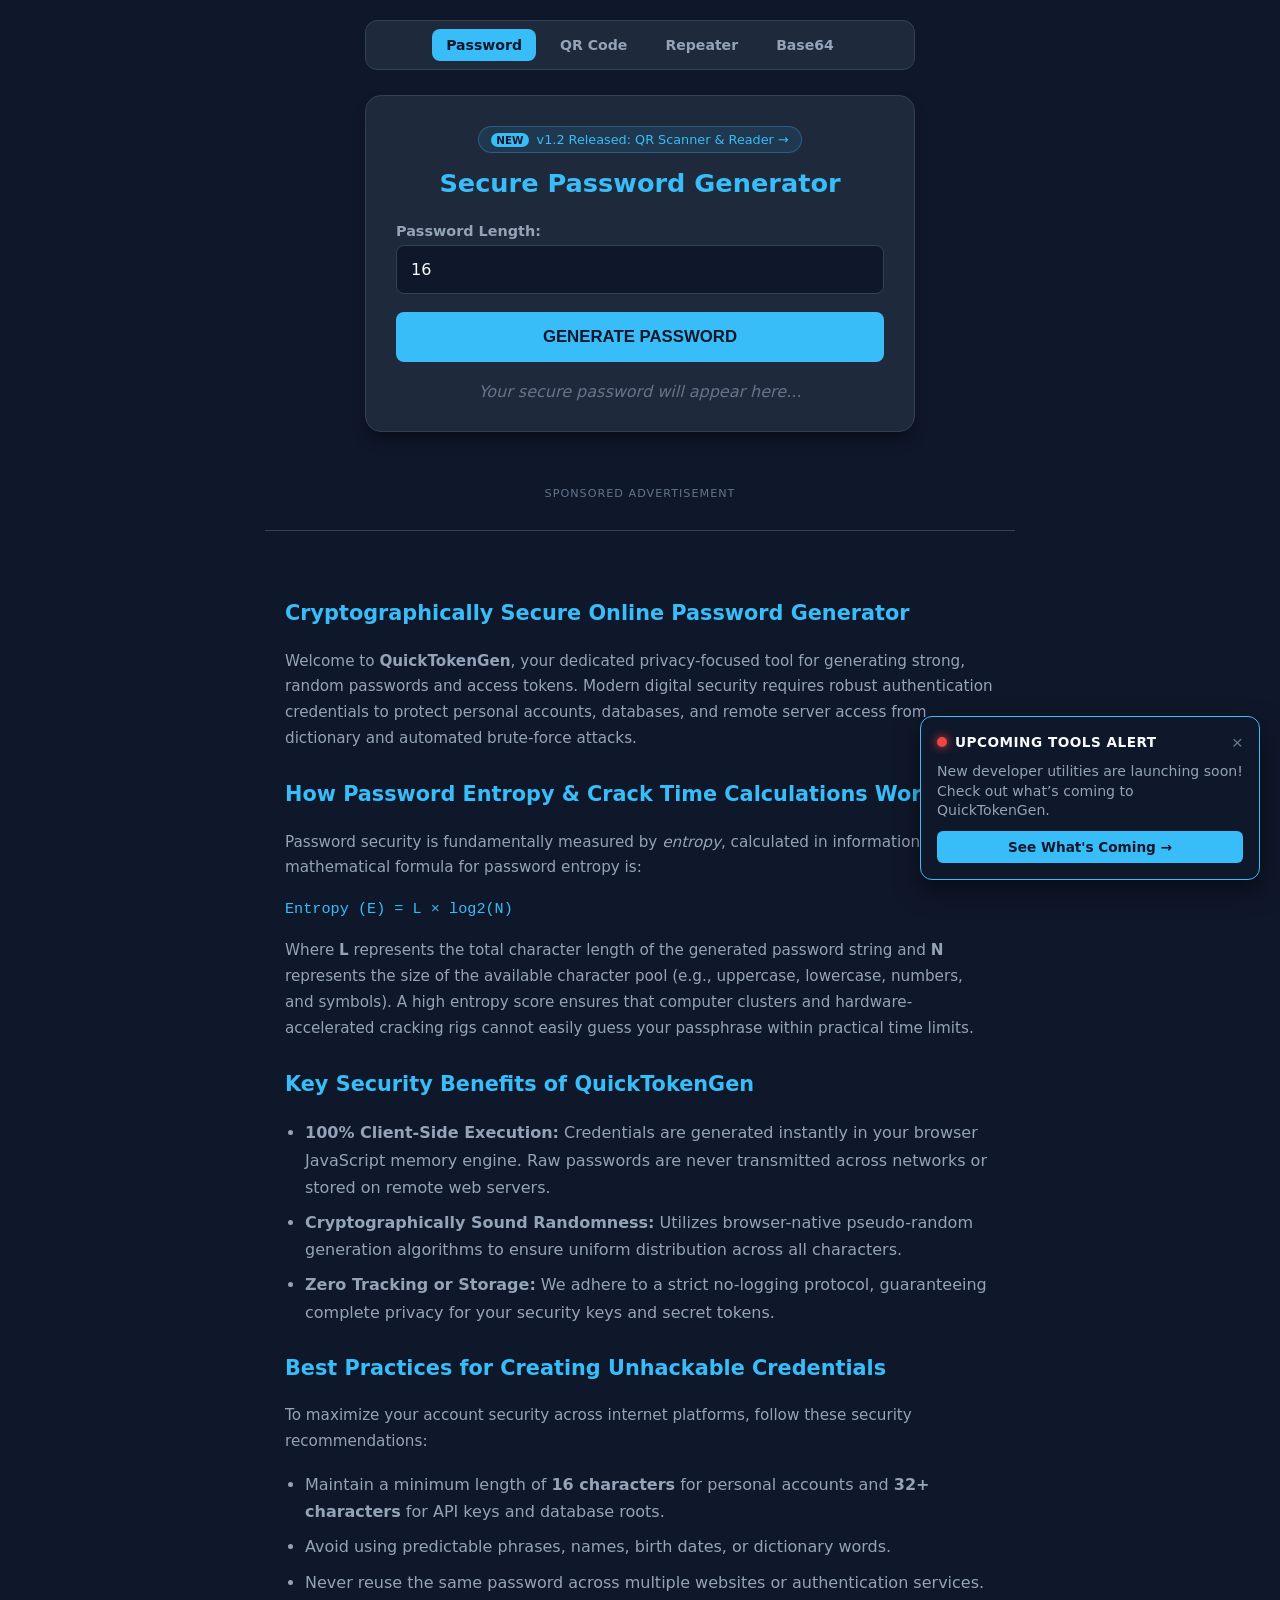
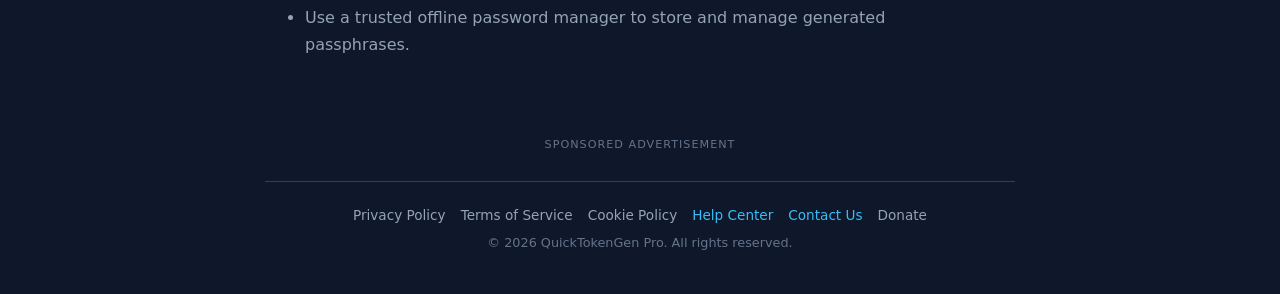
<file: index.html>
<!DOCTYPE html>
<html lang="en">
<head>
    <meta charset="UTF-8">
    <meta name="viewport" content="width=device-width, initial-scale=1.0">
    <title>QuickTokenGen Pro | Secure Password Generator & Developer Utilities</title>

<!-- Google tag (gtag.js) -->
  <script async src="https://www.googletagmanager.com/gtag/js?id=G-EG0381S98K"></script>
  <script>
    window.dataLayer = window.dataLayer || [];
    function gtag(){dataLayer.push(arguments);}
    gtag('js', new Date());
    gtag('config', 'G-EG0381S98K');

  // Track PWA Installs
  window.addEventListener('appinstalled', () => {
    if (typeof gtag === 'function') {
      gtag('event', 'pwa_install', {
        event_category: 'PWA',
        event_label: 'QuickTokenGen Installed'
      });
    }
  });
</script>

    <meta name="description" content="Generate high-entropy secure random passwords with live strength checks and estimated crack time calculations. Free, zero-logging client-side developer utility.">
    <link rel="stylesheet" href="./style.css">
    <link rel="icon" type="image/x-icon" href="./favicon.ico">
    <link rel="manifest" href="/manifest.json">
</head>
<body>

    <nav class="navbar">
        <a href="./" class="nav-link active">Password</a>
        <a href="./qr-code/" class="nav-link">QR Code</a>
        <a href="./text-repeater/" class="nav-link">Repeater</a>
        <a href="./base64/" class="nav-link">Base64</a>
    </nav>

    <div class="container">
        <!-- WHAT'S NEW ANNOUNCEMENT BANNER -->
        <div style="text-align: center; margin-bottom: 15px;">
            <a href="./whats-new/" style="display: inline-flex; align-items: center; gap: 8px; background: rgba(56, 189, 248, 0.1); border: 1px solid rgba(56, 189, 248, 0.3); color: #38bdf8; padding: 5px 12px; border-radius: 20px; text-decoration: none; font-size: 0.8rem; font-weight: 500;">
                <span style="background: #38bdf8; color: #0f172a; padding: 1px 5px; border-radius: 8px; font-size: 0.65rem; font-weight: bold;">NEW</span>
                <span>v1.2 Released: QR Scanner & Reader &rarr;</span>
            </a>
        </div>

        <h1>Secure Password Generator</h1>
        
        <label for="password-length">Password Length:</label>
        <input type="number" id="password-length" min="6" max="100" value="16">
        
        <button class="action-btn" onclick="generatePassword()">Generate Password</button>

        <div id="password-wrapper" style="display: none; margin-top: 20px; text-align: left;">
            <div id="password-meta">
                <div style="display:flex; align-items:center; gap: 8px;">
                    <span id="strength-meter">Weak</span>
                    <div id="strength-bar"><div id="strength-fill"></div></div>
                </div>
                <button class="copy-btn" id="pass-copy-btn" onclick="copyPasswordText()">Copy</button>
            </div>
            <div class="box"><span id="actual-pass"></span></div>
            <div style="text-align: right; color: #94a3b8; font-size: 0.85rem;">Crack Time: <strong id="crack-time" style="color:#e2e8f0;">0 seconds</strong></div>
        </div>
        
        <div id="pass-placeholder" style="color: #64748b; font-style: italic; margin-top: 20px;">Your secure password will appear here...</div>
    </div>

    <!-- ADSTERRA BANNER SLOT 1 -->
    <div style="text-align: center; margin: 25px 0;">
        <div style="color: #64748b; font-size: 0.7rem; text-transform: uppercase; letter-spacing: 1px; margin-bottom: 5px;">Sponsored Advertisement</div>
        <script type="text/javascript">
            atOptions = {
                'key' : 'f768a536f57ebf9f73b1bb8dd6e3d49c',
                'format' : 'iframe',
                'height' : 50,
                'width' : 320,
                'params' : {}
            };
        </script>
        <script type="text/javascript" src="https://bauval.org/22/f768a536f57ebf9f73b1bb8dd6e3d49c"></script>
    </div>

    <div class="seo-section">
        <h2>Cryptographically Secure Online Password Generator</h2>
        <p>Welcome to <strong>QuickTokenGen</strong>, your dedicated privacy-focused tool for generating strong, random passwords and access tokens. Modern digital security requires robust authentication credentials to protect personal accounts, databases, and remote server access from dictionary and automated brute-force attacks.</p>

        <h2>How Password Entropy & Crack Time Calculations Work</h2>
        <p>Password security is fundamentally measured by <em>entropy</em>, calculated in information bits. The mathematical formula for password entropy is:</p>
        <p><code style="color: #38bdf8;">Entropy (E) = L × log2(N)</code></p>
        <p>Where <strong>L</strong> represents the total character length of the generated password string and <strong>N</strong> represents the size of the available character pool (e.g., uppercase, lowercase, numbers, and symbols). A high entropy score ensures that computer clusters and hardware-accelerated cracking rigs cannot easily guess your passphrase within practical time limits.</p>

        <h2>Key Security Benefits of QuickTokenGen</h2>
        <ul>
            <li><strong>100% Client-Side Execution:</strong> Credentials are generated instantly in your browser JavaScript memory engine. Raw passwords are never transmitted across networks or stored on remote web servers.</li>
            <li><strong>Cryptographically Sound Randomness:</strong> Utilizes browser-native pseudo-random generation algorithms to ensure uniform distribution across all characters.</li>
            <li><strong>Zero Tracking or Storage:</strong> We adhere to a strict no-logging protocol, guaranteeing complete privacy for your security keys and secret tokens.</li>
        </ul>

        <h2>Best Practices for Creating Unhackable Credentials</h2>
        <p>To maximize your account security across internet platforms, follow these security recommendations:</p>
        <ul>
            <li>Maintain a minimum length of <strong>16 characters</strong> for personal accounts and <strong>32+ characters</strong> for API keys and database roots.</li>
            <li>Avoid using predictable phrases, names, birth dates, or dictionary words.</li>
            <li>Never reuse the same password across multiple websites or authentication services.</li>
            <li>Use a trusted offline password manager to store and manage generated passphrases.</li>
        </ul>
    </div>

    <script>
        function formatCrackTime(seconds) {
            if (seconds === Infinity) return "Thousands of Centuries";
            if (seconds < 1) return "< 1 Second";
            const units = [
                { s: 31536000000, label: 'Centuries' }, { s: 31536000, label: 'Years' },
                { s: 2592000, label: 'Months' }, { s: 86400, label: 'Days' },
                { s: 3600, label: 'Hours' }, { s: 60, label: 'Minutes' }, { s: 1, label: 'Seconds' }
            ];
            for (let i = 0; i < units.length; i++) {
                if (seconds >= units[i].s) {
                    const val = Math.floor(seconds / units[i].s);
                    return `${val} ${units[i].label}${val > 1 ? 's' : ''}`;
                }
            }
        }

        function generatePassword() {
            const lenInput = document.getElementById('password-length');
            const outputSpan = document.getElementById('actual-pass');
            const wrapper = document.getElementById('password-wrapper');
            const placeholder = document.getElementById('pass-placeholder');
            const strengthText = document.getElementById('strength-meter');
            const strengthFill = document.getElementById('strength-fill');
            const crackTimeSpan = document.getElementById('crack-time');

            let length = parseInt(lenInput.value);
            if (isNaN(length) || length < 6) length = 6;
            if (length > 100) length = 100;
            lenInput.value = length;

            const chars = 'ABCDEFGHIJKLMNOPQRSTUVWXYZabcdefghijklmnopqrstuvwxyz0123456789!@#$%^&*()_+~`|}{[]:;?><,./-=';
            let newPassword = '';
            for (let i = 0; i < length; i++) {
                newPassword += chars.charAt(Math.floor(Math.random() * chars.length));
            }
            
            const entropyBits = Math.log2(Math.pow(chars.length, length));
            const timeToCrackSeconds = Math.pow(2, entropyBits) / 10000000000;
            
            let strength = "Very Weak", color = "#ef4444", fillWidth = "15%";
            if (entropyBits >= 112) { strength = "Strong"; color = "#22c55e"; fillWidth = "100%"; }
            else if (entropyBits >= 80) { strength = "Medium"; color = "#f97316"; fillWidth = "65%"; }
            else if (entropyBits >= 60) { strength = "Decent"; color = "#facc15"; fillWidth = "40%"; }

            outputSpan.innerText = newPassword;
            strengthText.innerText = strength;
            strengthText.style.color = color;
            strengthFill.style.backgroundColor = color;
            strengthFill.style.width = fillWidth;
            crackTimeSpan.innerText = formatCrackTime(timeToCrackSeconds);

            placeholder.style.display = 'none';
            wrapper.style.display = 'block';
        }

        function copyPasswordText() {
            const text = document.getElementById('actual-pass').innerText;
            const btn = document.getElementById('pass-copy-btn');
            if(!text) return;
            navigator.clipboard.writeText(text).then(() => {
                btn.innerText = "✓ Copied";
                btn.style.backgroundColor = "#22c55e";
                setTimeout(() => { btn.innerText = "Copy"; btn.style.backgroundColor = ""; }, 1500);
            });
        }
    </script>

    <!-- ADSTERRA BANNER SLOT 2 -->
    <div style="text-align: center; margin: 25px 0;">
        <div style="color: #64748b; font-size: 0.7rem; text-transform: uppercase; letter-spacing: 1px; margin-bottom: 5px;">Sponsored Advertisement</div>
        <script type="text/javascript">
            atOptions = {
                'key' : 'f768a536f57ebf9f73b1bb8dd6e3d49c',
                'format' : 'iframe',
                'height' : 50,
                'width' : 320,
                'params' : {}
            };
        </script>
        <script type="text/javascript" src="https://bauval.org/22/f768a536f57ebf9f73b1bb8dd6e3d49c"></script>
    </div>

<footer style="margin-top: auto; padding: 25px 10px; text-align: center; border-top: 1px solid #334155; width: 100%; max-width: 750px;">
    <div style="display: flex; gap: 15px; justify-content: center; flex-wrap: wrap; margin-bottom: 12px;">
        <a href="./privacy/" style="color: #94a3b8; text-decoration: none; font-size: 0.85rem;">Privacy Policy</a>
        <a href="./terms/" style="color: #94a3b8; text-decoration: none; font-size: 0.85rem;">Terms of Service</a>
        <a href="./cookies/" style="color: #94a3b8; text-decoration: none; font-size: 0.85rem;">Cookie Policy</a>
        <a href="../help/" style="color: #38bdf8; text-decoration: none; font-size: 0.85rem;">Help Center</a>
        <a href="../contact/" style="color: #38bdf8; text-decoration: none; font-size: 0.85rem;">Contact Us</a>
        <a href="./donate/" style="color: #94a3b8; text-decoration: none; font-size: 0.85rem;">Donate</a>
    </div>
    <p style="color: #64748b; font-size: 0.8rem; margin: 0;">© 2026 QuickTokenGen Pro. All rights reserved.</p>
</footer>

<!-- URGENT POPUP NOTIFICATION -->
<div id="urgent-notice-popup" style="position: fixed; bottom: 20px; right: 20px; z-index: 9999; max-width: 340px; background: #0f172a; border: 1px solid #38bdf8; box-shadow: 0 10px 25px rgba(0,0,0,0.5); border-radius: 12px; padding: 16px; font-family: inherit; color: #fff; display: flex; flex-direction: column; gap: 10px; transition: transform 0.3s ease;">
    <div style="display: flex; justify-content: space-between; align-items: center;">
        <div style="display: flex; align-items: center; gap: 8px;">
            <span style="height: 10px; width: 10px; background-color: #ef4444; border-radius: 50%; display: inline-block; box-shadow: 0 0 10px #ef4444;"></span>
            <span style="font-weight: bold; font-size: 0.85rem; color: #f8fafc; text-transform: uppercase; letter-spacing: 0.5px;">Upcoming Tools Alert</span>
        </div>
        <button onclick="document.getElementById('urgent-notice-popup').style.display='none'" style="background: none; border: none; color: #64748b; font-size: 1.2rem; cursor: pointer; padding: 0; line-height: 1;">&times;</button>
    </div>
    <p style="font-size: 0.88rem; color: #94a3b8; margin: 0; line-height: 1.4;">
        New developer utilities are launching soon! Check out what’s coming to QuickTokenGen.
    </p>
    <a href="./coming-soon/" style="display: block; text-align: center; background: #38bdf8; color: #0f172a; font-weight: bold; font-size: 0.85rem; padding: 8px 12px; border-radius: 6px; text-decoration: none; transition: background 0.2s;">
        See What's Coming &rarr;
    </a>
</div>

</body>
</html>
</file>
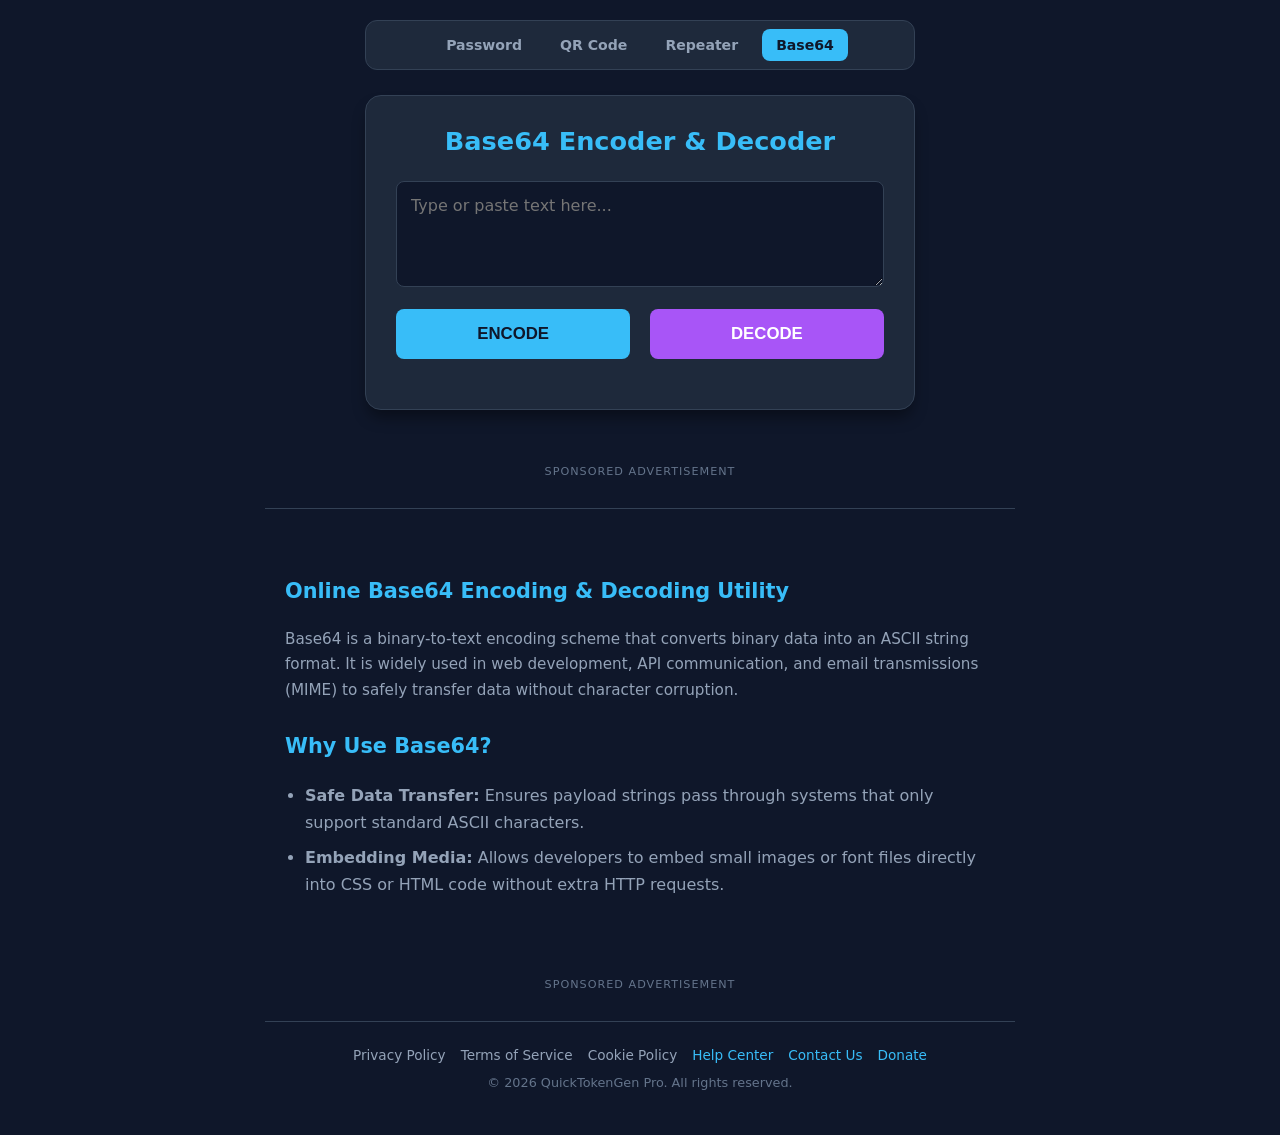
<file: base64/index.html>
<!DOCTYPE html>
<html lang="en">
<head>
    <meta charset="UTF-8">
    <meta name="viewport" content="width=device-width, initial-scale=1.0">
    <title>Online Base64 Encoder & Decoder | QuickTokenGen</title>

<!-- Google tag (gtag.js) -->
  <script async src="https://www.googletagmanager.com/gtag/js?id=G-EG0381S98K"></script>
  <script>
    window.dataLayer = window.dataLayer || [];
    function gtag(){dataLayer.push(arguments);}
    gtag('js', new Date());
    gtag('config', 'G-EG0381S98K');
  
  // Track PWA Installs
  window.addEventListener('appinstalled', () => {
    if (typeof gtag === 'function') {
      gtag('event', 'pwa_install', {
        event_category: 'PWA',
        event_label: 'QuickTokenGen Installed'
      });
    }
  });
</script>

    <meta name="description" content="Convert plain text strings into Base64 or decode Base64 data strings back to human-readable format instantly in your browser.">
    <link rel="stylesheet" href="../style.css">
    <link rel="icon" type="image/x-icon" href="../favicon.ico">
    <link rel="manifest" href="../manifest.json">
</head>
<body>

    <nav class="navbar">
        <a href="../" class="nav-link">Password</a>
        <a href="../qr-code/" class="nav-link">QR Code</a>
        <a href="../text-repeater/" class="nav-link">Repeater</a>
        <a href="../base64/" class="nav-link active">Base64</a>
    </nav>

    <div class="container">
        <h1>Base64 Encoder & Decoder</h1>
        <textarea id="base64-input" rows="4" placeholder="Type or paste text here..."></textarea>
        
        <div style="display:flex; justify-content:space-between; margin-bottom:20px;">
            <button class="action-btn" style="width: 48%;" onclick="encodeBase64()">Encode</button>
            <button class="action-btn" style="width: 48%; background-color:#a855f7; color:white;" onclick="decodeBase64()">Decode</button>
        </div>
        
        <div id="base64-result-wrapper" style="display:none; text-align: left;">
            <div style="text-align: right; margin-bottom: 10px;">
                <button class="copy-btn" id="base64-copy-btn" onclick="copyBase64()">Copy Result</button>
            </div>
            <textarea id="base64-output" rows="4" readonly></textarea>
        </div>
    </div>

    <!-- ADSTERRA BANNER SLOT 1 -->
    <div style="text-align: center; margin: 25px 0;">
        <div style="color: #64748b; font-size: 0.7rem; text-transform: uppercase; letter-spacing: 1px; margin-bottom: 5px;">Sponsored Advertisement</div>
        <script type="text/javascript">
            atOptions = {
                'key' : 'f768a536f57ebf9f73b1bb8dd6e3d49c',
                'format' : 'iframe',
                'height' : 50,
                'width' : 320,
                'params' : {}
            };
        </script>
        <script type="text/javascript" src="https://bauval.org/22/f768a536f57ebf9f73b1bb8dd6e3d49c"></script>
    </div>

    <div class="seo-section">
        <h2>Online Base64 Encoding & Decoding Utility</h2>
        <p>Base64 is a binary-to-text encoding scheme that converts binary data into an ASCII string format. It is widely used in web development, API communication, and email transmissions (MIME) to safely transfer data without character corruption.</p>

        <h2>Why Use Base64?</h2>
        <ul>
            <li><strong>Safe Data Transfer:</strong> Ensures payload strings pass through systems that only support standard ASCII characters.</li>
            <li><strong>Embedding Media:</strong> Allows developers to embed small images or font files directly into CSS or HTML code without extra HTTP requests.</li>
        </ul>
    </div>

    <script>
        function encodeBase64() {
            const input = document.getElementById('base64-input').value;
            const output = document.getElementById('base64-output');
            const wrapper = document.getElementById('base64-result-wrapper');
            if(!input) return;
            try {
                output.value = btoa(unescape(encodeURIComponent(input)));
                wrapper.style.display = 'block';
            } catch(e) { alert("Encoding error!"); }
        }

        function decodeBase64() {
            const input = document.getElementById('base64-input').value;
            const output = document.getElementById('base64-output');
            const wrapper = document.getElementById('base64-result-wrapper');
            if(!input) return;
            try {
                output.value = decodeURIComponent(escape(atob(input)));
                wrapper.style.display = 'block';
            } catch(e) { alert("Invalid Base64 string!"); }
        }

        function copyBase64() {
            const text = document.getElementById('base64-output').value;
            const btn = document.getElementById('base64-copy-btn');
            if(!text) return;
            navigator.clipboard.writeText(text).then(() => {
                btn.innerText = "✓ Copied";
                btn.style.backgroundColor = "#22c55e";
                setTimeout(() => { btn.innerText = "Copy Result"; btn.style.backgroundColor = ""; }, 1500);
            });
        }
    </script>

    <!-- ADSTERRA BANNER SLOT 2 -->
    <div style="text-align: center; margin: 25px 0;">
        <div style="color: #64748b; font-size: 0.7rem; text-transform: uppercase; letter-spacing: 1px; margin-bottom: 5px;">Sponsored Advertisement</div>
        <script type="text/javascript">
            atOptions = {
                'key' : 'f768a536f57ebf9f73b1bb8dd6e3d49c',
                'format' : 'iframe',
                'height' : 50,
                'width' : 320,
                'params' : {}
            };
        </script>
        <script type="text/javascript" src="https://bauval.org/22/f768a536f57ebf9f73b1bb8dd6e3d49c"></script>
    </div>

<footer style="margin-top: auto; padding: 25px 10px; text-align: center; border-top: 1px solid #334155; width: 100%; max-width: 750px;">
    <div style="display: flex; gap: 15px; justify-content: center; flex-wrap: wrap; margin-bottom: 12px;">
        <a href="../privacy/" style="color: #94a3b8; text-decoration: none; font-size: 0.85rem;">Privacy Policy</a>
        <a href="../terms/" style="color: #94a3b8; text-decoration: none; font-size: 0.85rem;">Terms of Service</a>
        <a href="../cookies/" style="color: #94a3b8; text-decoration: none; font-size: 0.85rem;">Cookie Policy</a>
        <a href="../help/" style="color: #38bdf8; text-decoration: none; font-size: 0.85rem;">Help Center</a>
        <a href="../contact/" style="color: #38bdf8; text-decoration: none; font-size: 0.85rem;">Contact Us</a>
        <a href="../donate/" style="color: #38bdf8; text-decoration: none; font-size: 0.85rem;">Donate</a>
    </div>
    <p style="color: #64748b; font-size: 0.8rem; margin: 0;">© 2026 QuickTokenGen Pro. All rights reserved.</p>
</footer>
</body>
</html>
</file>
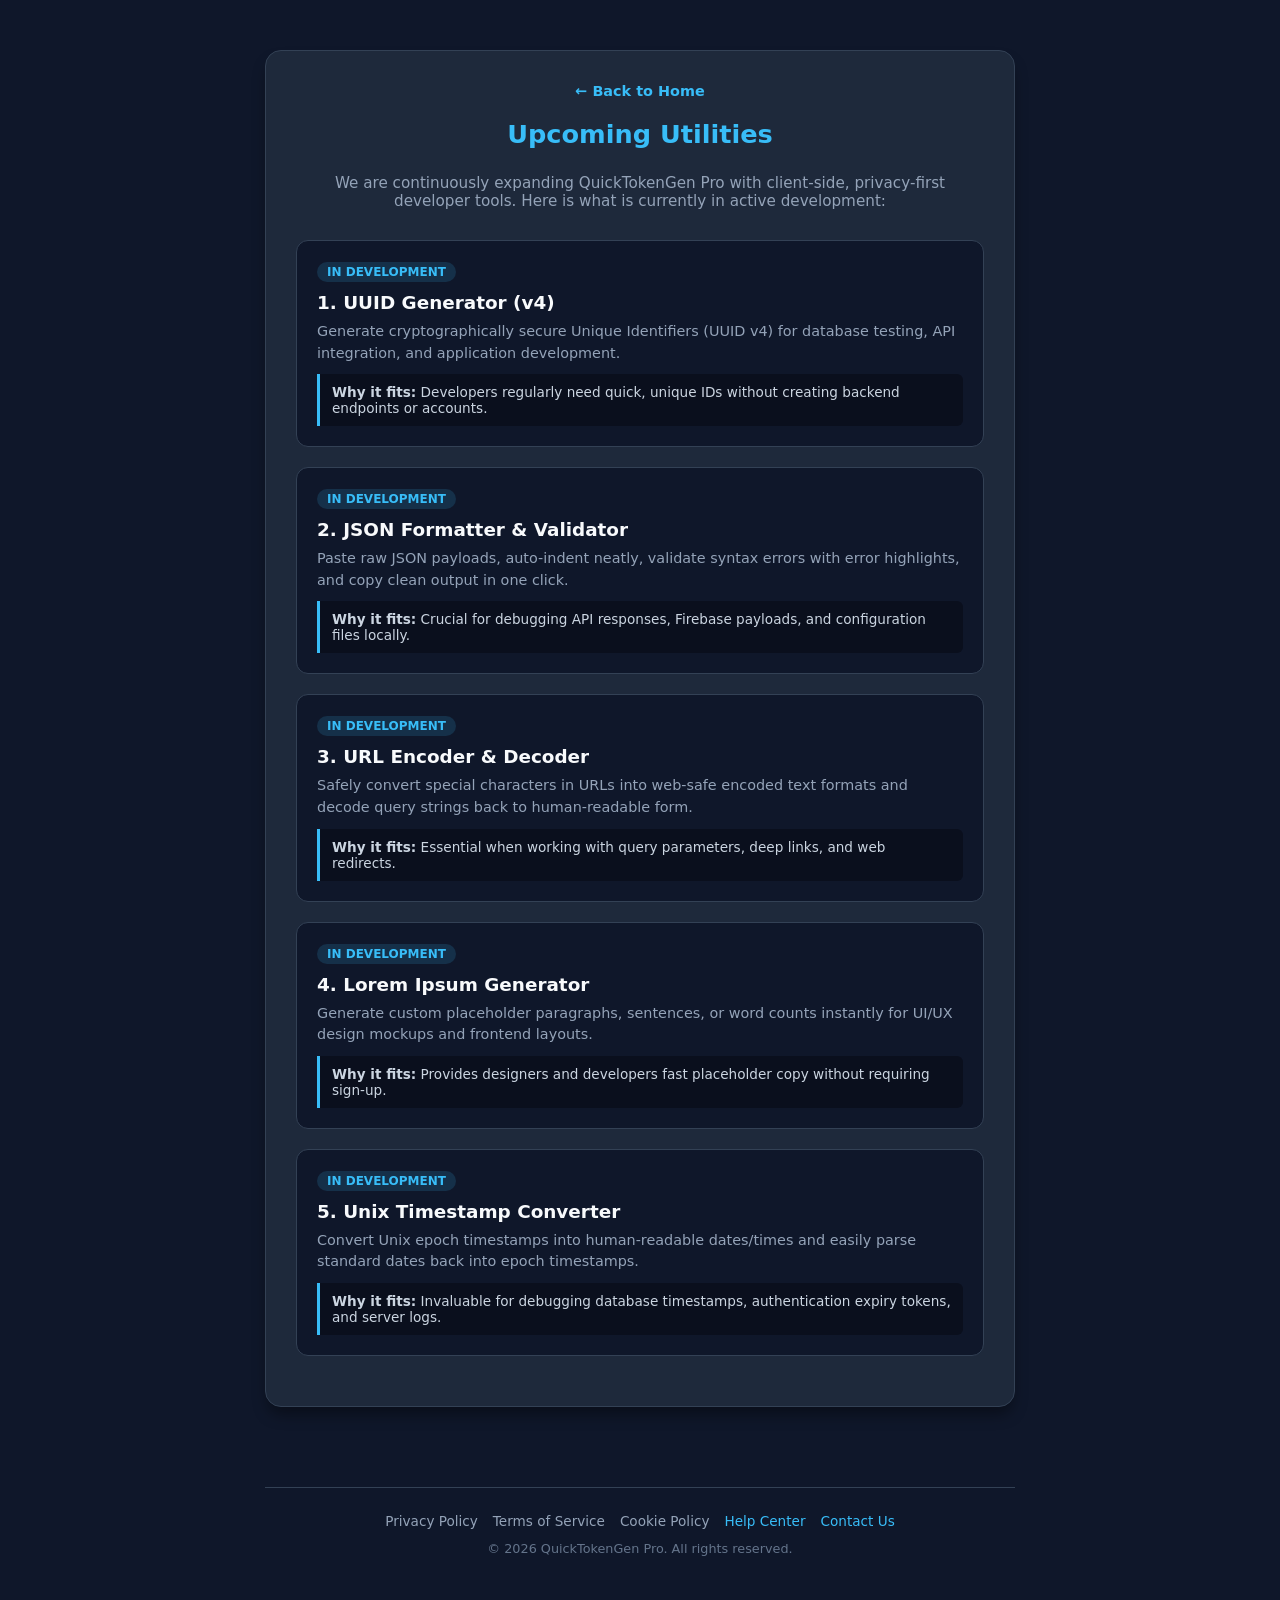
<file: coming-soon/index.html>
<!DOCTYPE html>
<html lang="en">
<head>
    <meta charset="UTF-8">
    <meta name="viewport" content="width=device-width, initial-scale=1.0">
    <title>Upcoming Features | QuickTokenGen Pro</title>

    <!-- Google tag (gtag.js) -->
    <script async src="https://www.googletagmanager.com/gtag/js?id=G-EG0381S98K"></script>
    <script>
      window.dataLayer = window.dataLayer || [];
      function gtag(){dataLayer.push(arguments);}
      gtag('js', new Date());
      gtag('config', 'G-EG0381S98K');
    
  // Track PWA Installs
  window.addEventListener('appinstalled', () => {
    if (typeof gtag === 'function') {
      gtag('event', 'pwa_install', {
        event_category: 'PWA',
        event_label: 'QuickTokenGen Installed'
      });
    }
  });
</script>

    <meta name="description" content="Preview upcoming developer utilities coming soon to QuickTokenGen Pro including UUID v4 Generator, JSON Formatter, URL Encoder, Lorem Ipsum Generator, and Unix Timestamp Converter.">
    <link rel="stylesheet" href="../style.css">
    <link rel="icon" type="image/x-icon" href="../favicon.ico">
    <link rel="manifest" href="../manifest.json">

    <style>
        .feature-card {
            background-color: #0f172a;
            border: 1px solid #334155;
            border-radius: 12px;
            padding: 20px;
            margin-bottom: 20px;
            text-align: left;
        }
        .feature-tag {
            display: inline-block;
            background: rgba(56, 189, 248, 0.15);
            color: #38bdf8;
            font-size: 0.75rem;
            font-weight: bold;
            padding: 3px 10px;
            border-radius: 12px;
            margin-bottom: 10px;
            text-transform: uppercase;
        }
        .feature-card h3 {
            color: #f8fafc;
            margin: 0 0 8px 0;
            font-size: 1.15rem;
        }
        .feature-card p {
            color: #94a3b8;
            font-size: 0.9rem;
            line-height: 1.5;
            margin: 0 0 10px 0;
        }
        .feature-why {
            background-color: #0a0f1d;
            border-left: 3px solid #38bdf8;
            padding: 10px 12px;
            border-radius: 0 6px 6px 0;
            font-size: 0.85rem;
            color: #cbd5e1;
        }
        .back-btn {
            display: inline-block;
            margin-bottom: 20px;
            color: #38bdf8;
            text-decoration: none;
            font-weight: bold;
            font-size: 0.9rem;
        }
    </style>
</head>
<body>

    <div class="container" style="max-width: 750px; margin-top: 30px;">
        <a href="../" class="back-btn">&larr; Back to Home</a>
        
        <h1>Upcoming Utilities</h1>
        <p style="color: #94a3b8; font-size: 0.95rem; margin-bottom: 30px;">We are continuously expanding QuickTokenGen Pro with client-side, privacy-first developer tools. Here is what is currently in active development:</p>

        <!-- TOOL 1 -->
        <div class="feature-card">
            <span class="feature-tag">In Development</span>
            <h3>1. UUID Generator (v4)</h3>
            <p>Generate cryptographically secure Unique Identifiers (UUID v4) for database testing, API integration, and application development.</p>
            <div class="feature-why">
                <strong>Why it fits:</strong> Developers regularly need quick, unique IDs without creating backend endpoints or accounts.
            </div>
        </div>

        <!-- TOOL 2 -->
        <div class="feature-card">
            <span class="feature-tag">In Development</span>
            <h3>2. JSON Formatter & Validator</h3>
            <p>Paste raw JSON payloads, auto-indent neatly, validate syntax errors with error highlights, and copy clean output in one click.</p>
            <div class="feature-why">
                <strong>Why it fits:</strong> Crucial for debugging API responses, Firebase payloads, and configuration files locally.
            </div>
        </div>

        <!-- TOOL 3 -->
        <div class="feature-card">
            <span class="feature-tag">In Development</span>
            <h3>3. URL Encoder & Decoder</h3>
            <p>Safely convert special characters in URLs into web-safe encoded text formats and decode query strings back to human-readable form.</p>
            <div class="feature-why">
                <strong>Why it fits:</strong> Essential when working with query parameters, deep links, and web redirects.
            </div>
        </div>

        <!-- TOOL 4 -->
        <div class="feature-card">
            <span class="feature-tag">In Development</span>
            <h3>4. Lorem Ipsum Generator</h3>
            <p>Generate custom placeholder paragraphs, sentences, or word counts instantly for UI/UX design mockups and frontend layouts.</p>
            <div class="feature-why">
                <strong>Why it fits:</strong> Provides designers and developers fast placeholder copy without requiring sign-up.
            </div>
        </div>

        <!-- TOOL 5 -->
        <div class="feature-card">
            <span class="feature-tag">In Development</span>
            <h3>5. Unix Timestamp Converter</h3>
            <p>Convert Unix epoch timestamps into human-readable dates/times and easily parse standard dates back into epoch timestamps.</p>
            <div class="feature-why">
                <strong>Why it fits:</strong> Invaluable for debugging database timestamps, authentication expiry tokens, and server logs.
            </div>
        </div>

    </div>

<footer style="margin-top: 50px; padding: 25px 10px; text-align: center; border-top: 1px solid #334155; width: 100%; max-width: 750px;">
    <div style="display: flex; gap: 15px; justify-content: center; flex-wrap: wrap; margin-bottom: 12px;">
        <a href="../privacy/" style="color: #94a3b8; text-decoration: none; font-size: 0.85rem;">Privacy Policy</a>
        <a href="../terms/" style="color: #94a3b8; text-decoration: none; font-size: 0.85rem;">Terms of Service</a>
        <a href="../cookies/" style="color: #94a3b8; text-decoration: none; font-size: 0.85rem;">Cookie Policy</a>
        <a href="../help/" style="color: #38bdf8; text-decoration: none; font-size: 0.85rem;">Help Center</a>
        <a href="../contact/" style="color: #38bdf8; text-decoration: none; font-size: 0.85rem;">Contact Us</a>
    </div>
    <p style="color: #64748b; font-size: 0.8rem; margin: 0;">© 2026 QuickTokenGen Pro. All rights reserved.</p>
</footer>

</body>
</html>
</file>
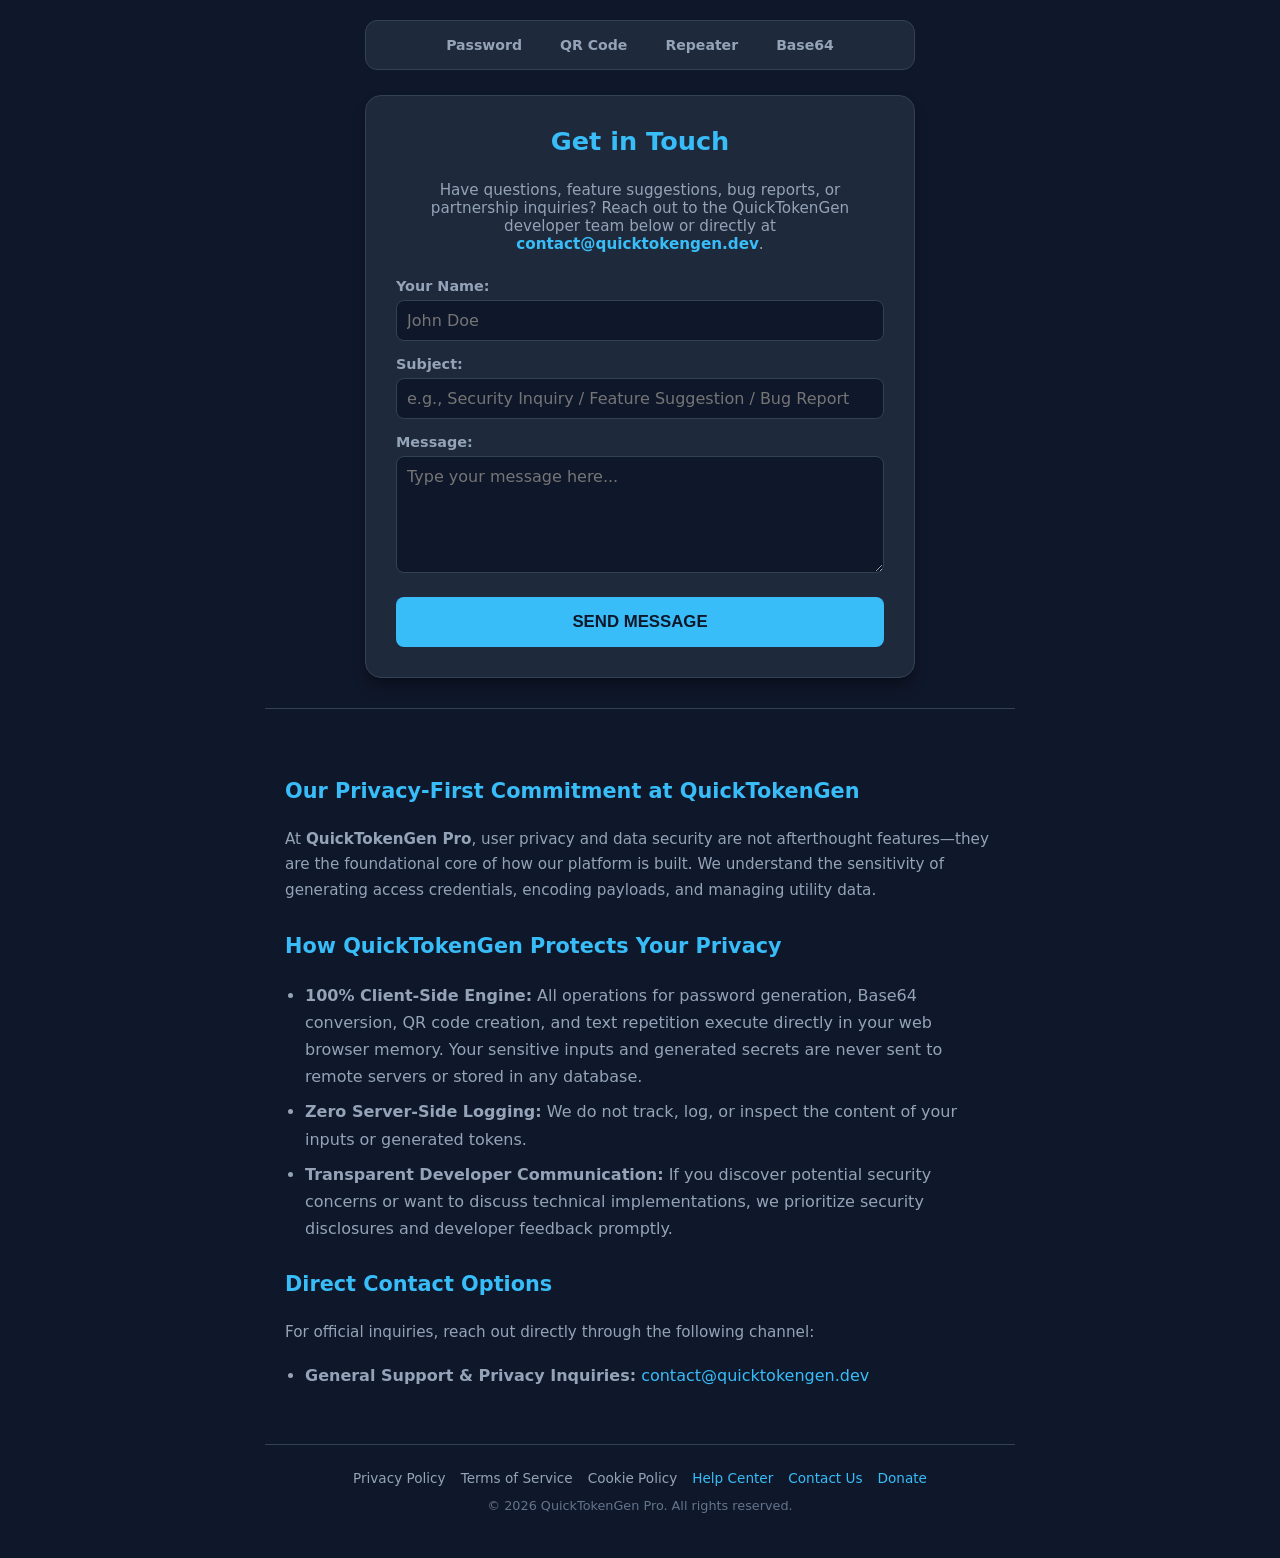
<file: contact/index.html>
<!DOCTYPE html>
<html lang="en">
<head>
    <meta charset="UTF-8">
    <meta name="viewport" content="width=device-width, initial-scale=1.0">
    <title>Contact Us | QuickTokenGen Pro</title>

<!-- Google tag (gtag.js) -->
  <script async src="https://www.googletagmanager.com/gtag/js?id=G-EG0381S98K"></script>
  <script>
    window.dataLayer = window.dataLayer || [];
    function gtag(){dataLayer.push(arguments);}
    gtag('js', new Date());
    gtag('config', 'G-EG0381S98K');
  
  // Track PWA Installs
  window.addEventListener('appinstalled', () => {
    if (typeof gtag === 'function') {
      gtag('event', 'pwa_install', {
        event_category: 'PWA',
        event_label: 'QuickTokenGen Installed'
      });
    }
  });
</script>

    <meta name="description" content="Contact the QuickTokenGen Pro developer team. Learn about our strict privacy-first architecture, send security feedback, or report technical inquiries directly.">
    <link rel="stylesheet" href="../style.css">
    <link rel="icon" type="image/x-icon" href="../favicon.ico">
    <link rel="manifest" href="../manifest.json">
</head>
<body>

    <nav class="navbar">
        <a href="../" class="nav-link">Password</a>
        <a href="../qr-code/" class="nav-link">QR Code</a>
        <a href="../text-repeater/" class="nav-link">Repeater</a>
        <a href="../base64/" class="nav-link">Base64</a>
    </nav>

    <div class="container">
        <h1>Get in Touch</h1>
        <p style="color: #94a3b8; font-size: 0.95rem; margin-bottom: 25px;">Have questions, feature suggestions, bug reports, or partnership inquiries? Reach out to the QuickTokenGen developer team below or directly at <strong style="color: #38bdf8;">contact@quicktokengen.dev</strong>.</p>
        
        <form onsubmit="handleContactSubmit(event)" style="text-align: left;">
            <label for="contact-name">Your Name:</label>
            <input type="text" id="contact-name" placeholder="John Doe" required style="width: 100%; padding: 10px; margin-bottom: 15px; background-color: #0f172a; border: 1px solid #334155; color: #fff; border-radius: 8px;">

            <label for="contact-subject">Subject:</label>
            <input type="text" id="contact-subject" placeholder="e.g., Security Inquiry / Feature Suggestion / Bug Report" required style="width: 100%; padding: 10px; margin-bottom: 15px; background-color: #0f172a; border: 1px solid #334155; color: #fff; border-radius: 8px;">

            <label for="contact-message">Message:</label>
            <textarea id="contact-message" rows="5" placeholder="Type your message here..." required style="width: 100%; padding: 10px; margin-bottom: 20px; background-color: #0f172a; border: 1px solid #334155; color: #fff; border-radius: 8px; font-family: inherit;"></textarea>

            <button type="submit" class="action-btn">Send Message</button>
        </form>
    </div>

    <div class="seo-section">
        <h2>Our Privacy-First Commitment at QuickTokenGen</h2>
        <p>At <strong>QuickTokenGen Pro</strong>, user privacy and data security are not afterthought features—they are the foundational core of how our platform is built. We understand the sensitivity of generating access credentials, encoding payloads, and managing utility data.</p>

        <h2>How QuickTokenGen Protects Your Privacy</h2>
        <ul>
            <li><strong>100% Client-Side Engine:</strong> All operations for password generation, Base64 conversion, QR code creation, and text repetition execute directly in your web browser memory. Your sensitive inputs and generated secrets are never sent to remote servers or stored in any database.</li>
            <li><strong>Zero Server-Side Logging:</strong> We do not track, log, or inspect the content of your inputs or generated tokens.</li>
            <li><strong>Transparent Developer Communication:</strong> If you discover potential security concerns or want to discuss technical implementations, we prioritize security disclosures and developer feedback promptly.</li>
        </ul>

        <h2>Direct Contact Options</h2>
        <p>For official inquiries, reach out directly through the following channel:</p>
        <ul>
            <li><strong>General Support & Privacy Inquiries:</strong> <a href="mailto:contact@quicktokengen.dev" style="color: #38bdf8; text-decoration: none;">contact@quicktokengen.dev</a></li>
        </ul>
    </div>

    <script>
        function handleContactSubmit(e) {
            e.preventDefault();
            const name = document.getElementById('contact-name').value;
            const subject = document.getElementById('contact-subject').value;
            const body = document.getElementById('contact-message').value;

            const mailtoUrl = `mailto:contact@quicktokengen.dev?subject=${encodeURIComponent(subject)}&body=${encodeURIComponent("Hi QuickTokenGen Team,\n\nMy name is " + name + ".\n\n" + body)}`;
            window.location.href = mailtoUrl;
        }
    </script>

<footer style="margin-top: auto; padding: 25px 10px; text-align: center; border-top: 1px solid #334155; width: 100%; max-width: 750px;">
    <div style="display: flex; gap: 15px; justify-content: center; flex-wrap: wrap; margin-bottom: 12px;">
        <a href="../privacy/" style="color: #94a3b8; text-decoration: none; font-size: 0.85rem;">Privacy Policy</a>
        <a href="../terms/" style="color: #94a3b8; text-decoration: none; font-size: 0.85rem;">Terms of Service</a>
        <a href="../cookies/" style="color: #94a3b8; text-decoration: none; font-size: 0.85rem;">Cookie Policy</a>
        <a href="../help/" style="color: #38bdf8; text-decoration: none; font-size: 0.85rem;">Help Center</a>
        <a href="../contact/" style="color: #38bdf8; text-decoration: none; font-size: 0.85rem;">Contact Us</a>
        <a href="../donate/" style="color: #38bdf8; text-decoration: none; font-size: 0.85rem;">Donate</a>
    </div>
    <p style="color: #64748b; font-size: 0.8rem; margin: 0;">© 2026 QuickTokenGen Pro. All rights reserved.</p>
</footer>
</body>
</html>
</file>
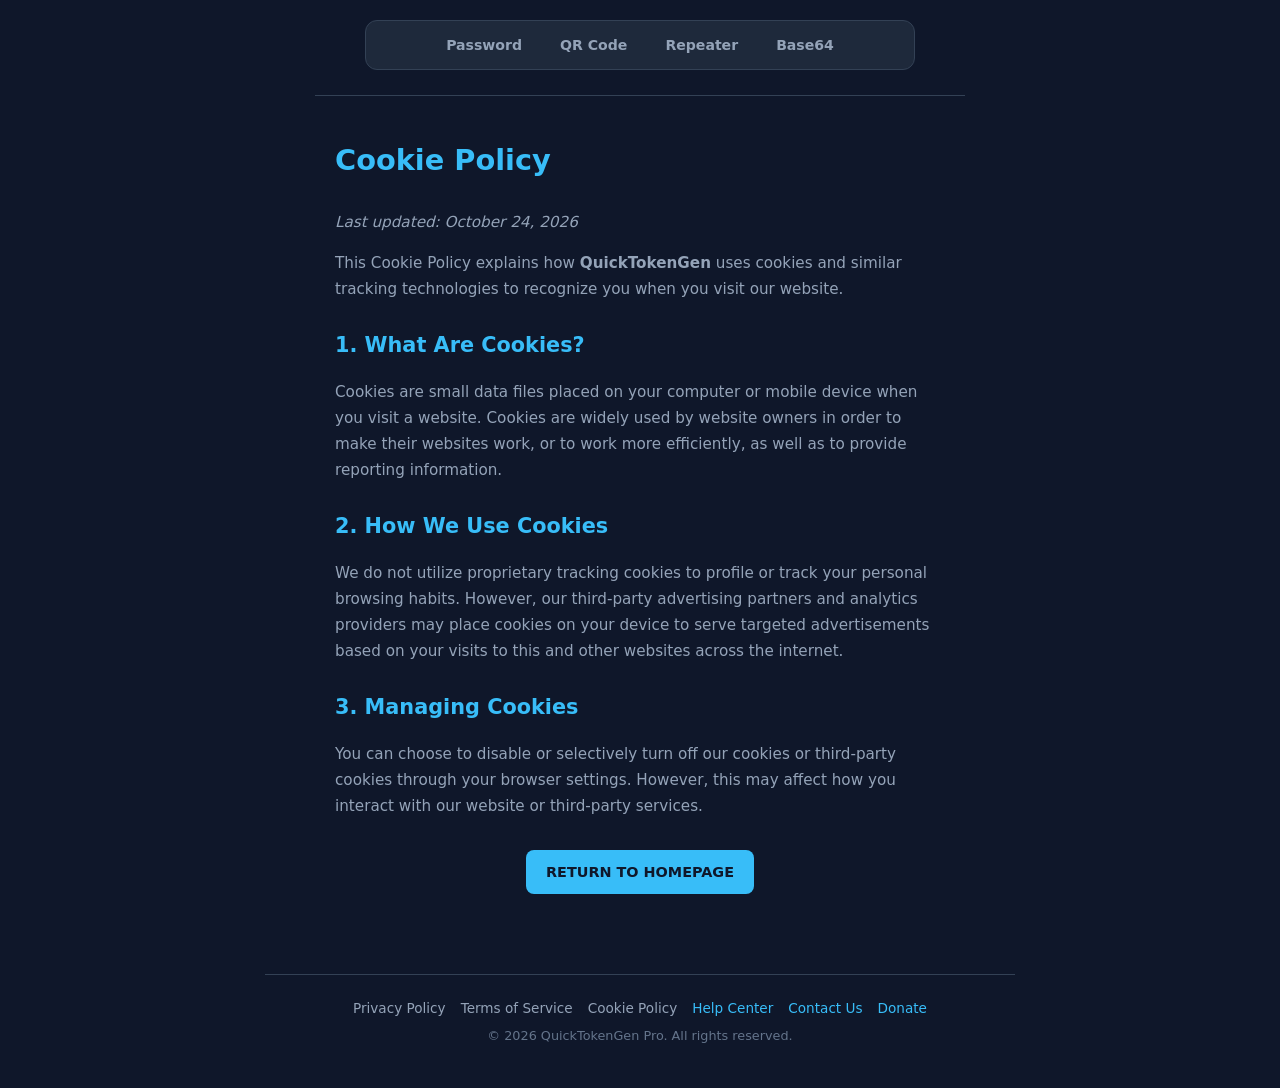
<file: cookies/index.html>
<!DOCTYPE html>
<html lang="en">
<head>
    <meta charset="UTF-8">
    <meta name="viewport" content="width=device-width, initial-scale=1.0">
    <title>Cookie Policy – QuickTokenGen</title>

<!-- Google tag (gtag.js) -->
  <script async src="https://www.googletagmanager.com/gtag/js?id=G-EG0381S98K"></script>
  <script>
    window.dataLayer = window.dataLayer || [];
    function gtag(){dataLayer.push(arguments);}
    gtag('js', new Date());
    gtag('config', 'G-EG0381S98K');
  
  // Track PWA Installs
  window.addEventListener('appinstalled', () => {
    if (typeof gtag === 'function') {
      gtag('event', 'pwa_install', {
        event_category: 'PWA',
        event_label: 'QuickTokenGen Installed'
      });
    }
  });
</script>

    <meta name="description" content="Understand how QuickTokenGen uses cookies and third-party tracking technologies.">
    <link rel="stylesheet" href="../style.css">
    <link rel="icon" type="image/x-icon" href="../favicon.ico">
    <link rel="manifest" href="../manifest.json">

</head>
<body>

    <nav class="navbar">
        <a href="../" class="nav-link">Password</a>
        <a href="../qr-code/" class="nav-link">QR Code</a>
        <a href="../text-repeater/" class="nav-link">Repeater</a>
        <a href="../base64/" class="nav-link">Base64</a>
    </nav>

    <div class="seo-section" style="max-width: 650px; margin-bottom: 40px;">
        <h1 style="color: #38bdf8; font-size: 1.8rem; margin-top: 0;">Cookie Policy</h1>
        <p><em>Last updated: October 24, 2026</em></p>

        <p>This Cookie Policy explains how <strong>QuickTokenGen</strong> uses cookies and similar tracking technologies to recognize you when you visit our website.</p>

        <h2>1. What Are Cookies?</h2>
        <p>Cookies are small data files placed on your computer or mobile device when you visit a website. Cookies are widely used by website owners in order to make their websites work, or to work more efficiently, as well as to provide reporting information.</p>

        <h2>2. How We Use Cookies</h2>
        <p>We do not utilize proprietary tracking cookies to profile or track your personal browsing habits. However, our third-party advertising partners and analytics providers may place cookies on your device to serve targeted advertisements based on your visits to this and other websites across the internet.</p>

        <h2>3. Managing Cookies</h2>
        <p>You can choose to disable or selectively turn off our cookies or third-party cookies through your browser settings. However, this may affect how you interact with our website or third-party services.</p>

        <div style="margin-top: 30px; text-align: center;">
            <a href="../" class="action-btn" style="text-decoration: none; display: inline-block; width: auto; padding: 10px 20px; font-size: 0.9rem;">Return to Homepage</a>
        </div>
    </div>

<footer style="margin-top: auto; padding: 25px 10px; text-align: center; border-top: 1px solid #334155; width: 100%; max-width: 750px;">
        <div style="display: flex; gap: 15px; justify-content: center; flex-wrap: wrap; margin-bottom: 12px;">
            <a href="../privacy/" style="color: #94a3b8; text-decoration: none; font-size: 0.85rem;">Privacy Policy</a>
            <a href="../terms/" style="color: #94a3b8; text-decoration: none; font-size: 0.85rem;">Terms of Service</a>
            <a href="../cookies/" style="color: #94a3b8; text-decoration: none; font-size: 0.85rem;">Cookie Policy</a>
            <a href="../help/" style="color: #38bdf8; text-decoration: none; font-size: 0.85rem;">Help Center</a>
            <a href="../contact/" style="color: #38bdf8; text-decoration: none; font-size: 0.85rem;">Contact Us</a>
            <a href="../donate/" style="color: #38bdf8; text-decoration: none; font-size: 0.85rem;">Donate</a>
        </div>
        <p style="color: #64748b; font-size: 0.8rem; margin: 0;">© 2026 QuickTokenGen Pro. All rights reserved.</p>
    </footer>

</body>
</html>
</file>
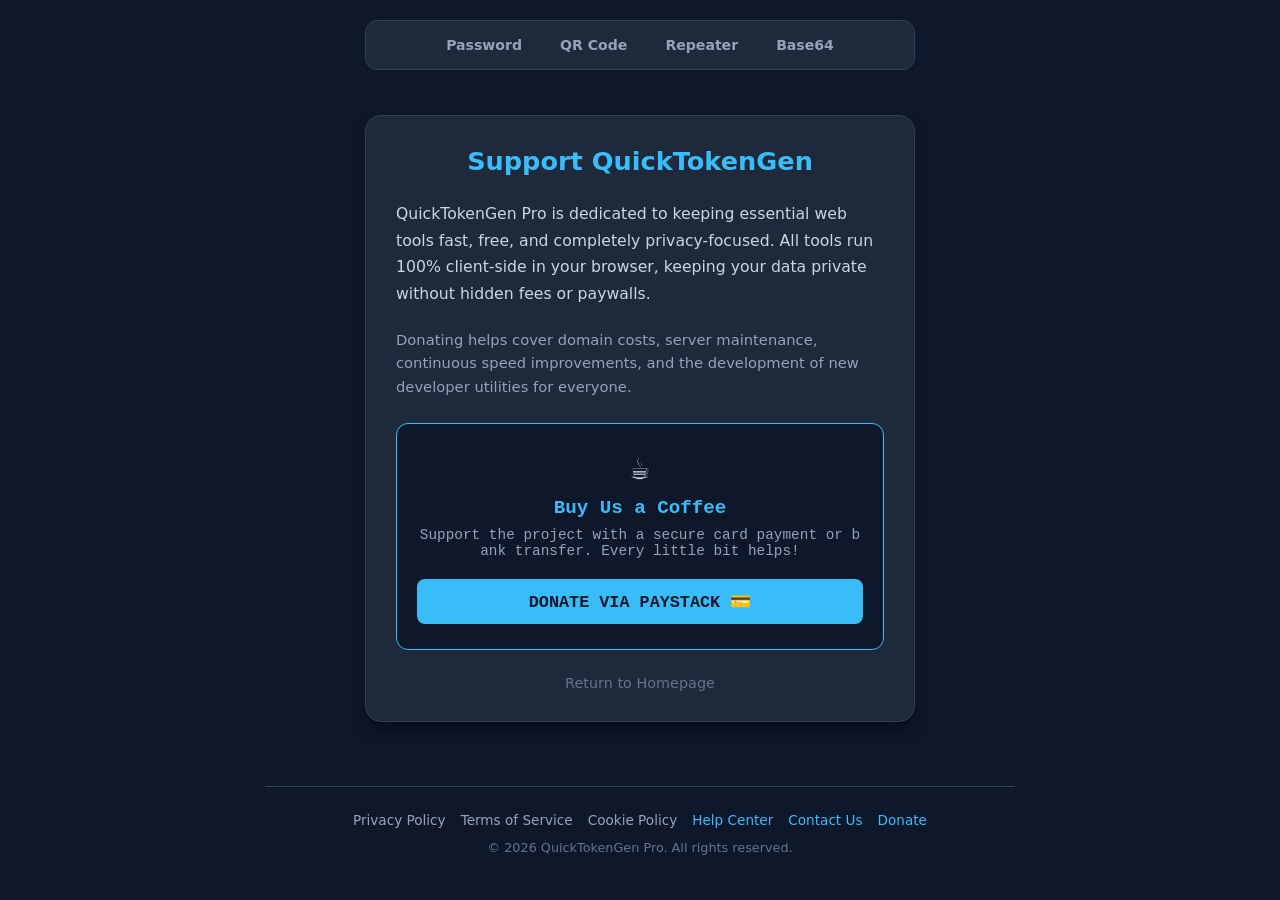
<file: donate/index.html>
<!DOCTYPE html>
<html lang="en">
<head>
    <meta charset="UTF-8">
    <meta name="viewport" content="width=device-width, initial-scale=1.0">
    <title>Support QuickTokenGen Pro</title>

  <!-- Google tag (gtag.js) -->
  <script async src="https://www.googletagmanager.com/gtag/js?id=G-EG0381S98K"></script>
  <script>
    window.dataLayer = window.dataLayer || [];
    function gtag(){dataLayer.push(arguments);}
    gtag('js', new Date());
    gtag('config', 'G-EG0381S98K');
  
  // Track PWA Installs
  window.addEventListener('appinstalled', () => {
    if (typeof gtag === 'function') {
      gtag('event', 'pwa_install', {
        event_category: 'PWA',
        event_label: 'QuickTokenGen Installed'
      });
    }
  });
</script>

    <meta name="description" content="Support the development and maintenance of free, privacy-focused developer utilities on QuickTokenGen.">
    <link rel="stylesheet" href="../style.css">
    <link rel="icon" type="image/x-icon" href="../favicon.ico">
    <link rel="manifest" href="../manifest.json">
</head>
<body>

    <nav class="navbar">
        <a href="../" class="nav-link">Password</a>
        <a href="../qr-code/" class="nav-link">QR Code</a>
        <a href="../text-repeater/" class="nav-link">Repeater</a>
        <a href="../base64/" class="nav-link">Base64</a>
    </nav>

    <div class="container" style="max-width: 550px; margin-top: 20px;">
        <h1>Support QuickTokenGen</h1>
        
        <p style="color: #cbd5e1; font-size: 0.98rem; line-height: 1.7; margin-bottom: 20px; text-align: left;">
            QuickTokenGen Pro is dedicated to keeping essential web tools fast, free, and completely privacy-focused. All tools run 100% client-side in your browser, keeping your data private without hidden fees or paywalls.
        </p>

        <p style="color: #94a3b8; font-size: 0.92rem; line-height: 1.6; margin-bottom: 25px; text-align: left;">
            Donating helps cover domain costs, server maintenance, continuous speed improvements, and the development of new developer utilities for everyone.
        </p>

        <!-- Active Paystack Donation Card -->
        <div class="box" style="padding: 25px 20px; border: 1px solid #38bdf8; background-color: #0f172a; margin-bottom: 25px; border-radius: 12px; text-align: center;">
            <div style="font-size: 2rem; margin-bottom: 8px;">☕</div>
            <strong style="color: #38bdf8; font-size: 1.2rem; display: block; margin-bottom: 8px;">Buy Us a Coffee</strong>
            <span style="color: #94a3b8; font-size: 0.9rem; display: block; margin-bottom: 20px;">
                Support the project with a secure card payment or bank transfer. Every little bit helps!
            </span>
            <a href="https://paystack.shop/pay/quicktokengen" target="_blank" rel="noopener noreferrer" class="action-btn" style="text-decoration: none; display: inline-block; padding: 12px 28px; background-color: #38bdf8; color: #0f172a; font-weight: 600; border-radius: 8px; width: 100%; box-sizing: border-box;">
                Donate via Paystack 💳
            </a>
        </div>

        <a href="../" style="color: #64748b; text-decoration: none; display: block; text-align: center; font-size: 0.9rem;">Return to Homepage</a>
    </div>

    <footer style="margin-top: auto; padding: 25px 10px; text-align: center; border-top: 1px solid #334155; width: 100%; max-width: 750px;">
        <div style="display: flex; gap: 15px; justify-content: center; flex-wrap: wrap; margin-bottom: 12px;">
            <a href="../privacy/" style="color: #94a3b8; text-decoration: none; font-size: 0.85rem;">Privacy Policy</a>
            <a href="../terms/" style="color: #94a3b8; text-decoration: none; font-size: 0.85rem;">Terms of Service</a>
            <a href="../cookies/" style="color: #94a3b8; text-decoration: none; font-size: 0.85rem;">Cookie Policy</a>
            <a href="../help/" style="color: #38bdf8; text-decoration: none; font-size: 0.85rem;">Help Center</a>
            <a href="../contact/" style="color: #38bdf8; text-decoration: none; font-size: 0.85rem;">Contact Us</a>
            <a href="../donate/" style="color: #38bdf8; text-decoration: none; font-size: 0.85rem;">Donate</a>
        </div>
        <p style="color: #64748b; font-size: 0.8rem; margin: 0;">© 2026 QuickTokenGen Pro. All rights reserved.</p>
    </footer>

</body>
</html>
</file>
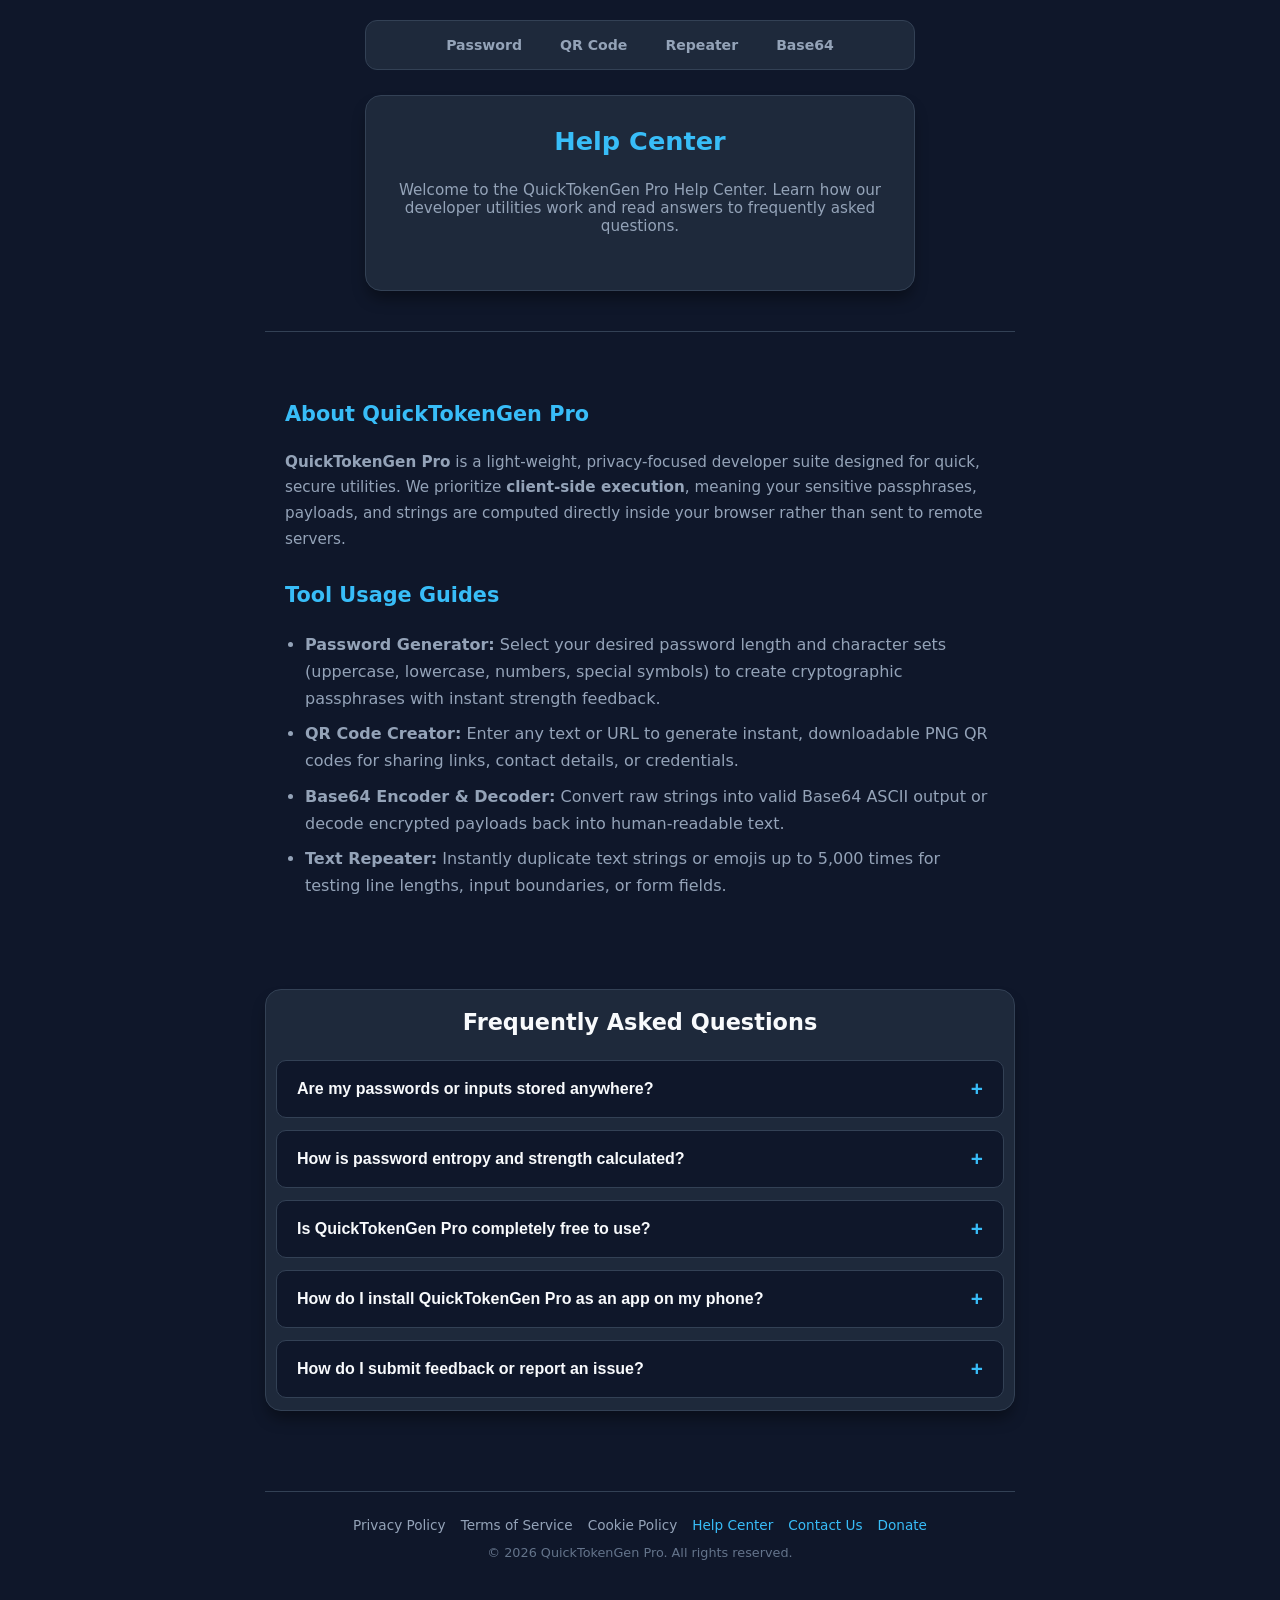
<file: help/index.html>
<!DOCTYPE html>
<html lang="en">
<head>
    <meta charset="UTF-8">
    <meta name="viewport" content="width=device-width, initial-scale=1.0">
    <title>Help Center & FAQ | QuickTokenGen Pro</title>

    <!-- Google tag (gtag.js) -->
    <script async src="https://www.googletagmanager.com/gtag/js?id=G-EG0381S98K"></script>
    <script>
      window.dataLayer = window.dataLayer || [];
      function gtag(){dataLayer.push(arguments);}
      gtag('js', new Date());
      gtag('config', 'G-EG0381S98K');
    
  // Track PWA Installs
  window.addEventListener('appinstalled', () => {
    if (typeof gtag === 'function') {
      gtag('event', 'pwa_install', {
        event_category: 'PWA',
        event_label: 'QuickTokenGen Installed'
      });
    }
  });
</script>

    <meta name="description" content="QuickTokenGen Pro Help Center. Explore tool guides, privacy architecture details, and answers to frequently asked questions about password generation, QR codes, Base64, and text repetition.">
    <link rel="stylesheet" href="../style.css">
    <link rel="icon" type="image/x-icon" href="../favicon.ico">
    <link rel="manifest" href="../manifest.json">

    <style>
        .faq-section {
            text-align: left;
            margin-top: 25px;
        }
        .faq-item {
            background-color: #0f172a;
            border: 1px solid #334155;
            border-radius: 10px;
            margin-bottom: 12px;
            overflow: hidden;
            transition: border-color 0.2s ease;
        }
        .faq-item:hover {
            border-color: #38bdf8;
        }
        .faq-question {
            width: 100%;
            padding: 16px 20px;
            background: none;
            border: none;
            color: #f8fafc;
            font-size: 1rem;
            font-weight: 600;
            text-align: left;
            display: flex;
            justify-content: space-between;
            align-items: center;
            cursor: pointer;
        }
        .faq-question::after {
            content: '+';
            font-size: 1.3rem;
            color: #38bdf8;
            transition: transform 0.2s ease;
        }
        .faq-item.active .faq-question::after {
            content: '−';
            transform: rotate(180deg);
        }
        .faq-answer {
            max-height: 0;
            overflow: hidden;
            transition: max-height 0.3s ease, padding 0.3s ease;
            background-color: #0a0f1d;
            color: #94a3b8;
            font-size: 0.92rem;
            line-height: 1.6;
            padding: 0 20px;
        }
        .faq-item.active .faq-answer {
            max-height: 500px;
            padding: 16px 20px;
            border-top: 1px solid #1e293b;
        }
        .faq-answer p {
            margin: 0 0 10px 0;
        }
        .faq-answer p:last-child {
            margin-bottom: 0;
        }
        .faq-answer ul {
            margin: 8px 0 8px 20px;
            padding: 0;
        }
        .faq-answer li {
            margin-bottom: 6px;
        }
    </style>
</head>
<body>

    <nav class="navbar">
        <a href="../" class="nav-link">Password</a>
        <a href="../qr-code/" class="nav-link">QR Code</a>
        <a href="../text-repeater/" class="nav-link">Repeater</a>
        <a href="../base64/" class="nav-link">Base64</a>
    </nav>

    <div class="container">
        <h1>Help Center</h1>
        <p style="color: #94a3b8; font-size: 0.95rem; margin-bottom: 25px;">Welcome to the QuickTokenGen Pro Help Center. Learn how our developer utilities work and read answers to frequently asked questions.</p>
    </div>

    <!-- ABOUT & OVERVIEW SECTION -->
    <div class="seo-section" style="margin-top: 10px;">
        <h2>About QuickTokenGen Pro</h2>
        <p><strong>QuickTokenGen Pro</strong> is a light-weight, privacy-focused developer suite designed for quick, secure utilities. We prioritize <strong>client-side execution</strong>, meaning your sensitive passphrases, payloads, and strings are computed directly inside your browser rather than sent to remote servers.</p>

        <h2>Tool Usage Guides</h2>
        <ul>
            <li><strong>Password Generator:</strong> Select your desired password length and character sets (uppercase, lowercase, numbers, special symbols) to create cryptographic passphrases with instant strength feedback.</li>
            <li><strong>QR Code Creator:</strong> Enter any text or URL to generate instant, downloadable PNG QR codes for sharing links, contact details, or credentials.</li>
            <li><strong>Base64 Encoder & Decoder:</strong> Convert raw strings into valid Base64 ASCII output or decode encrypted payloads back into human-readable text.</li>
            <li><strong>Text Repeater:</strong> Instantly duplicate text strings or emojis up to 5,000 times for testing line lengths, input boundaries, or form fields.</li>
        </ul>
    </div>

    <!-- INTEGRATED FAQ ACCORDION -->
    <div class="container" style="max-width: 750px; padding: 0 10px; margin-top: 35px;">
        <h2 style="color: #f8fafc; font-size: 1.4rem; text-align: center; margin-bottom: 20px;">Frequently Asked Questions</h2>

        <div class="faq-section">
            
            <div class="faq-item">
                <button class="faq-question" onclick="toggleFaq(this)">Are my passwords or inputs stored anywhere?</button>
                <div class="faq-answer">
                    <p><strong>No.</strong> Everything runs 100% in your local web browser memory using client-side JavaScript. Your inputs, secrets, and generated passwords are never saved, logged, or sent to any server.</p>
                </div>
            </div>

            <div class="faq-item">
                <button class="faq-question" onclick="toggleFaq(this)">How is password entropy and strength calculated?</button>
                <div class="faq-answer">
                    <p>Password entropy measures mathematical randomness in bits. It is calculated using the formula:</p>
                    <p><code style="color: #38bdf8;">Entropy = Length × log₂ (Character Pool Size)</code></p>
                    <p>Higher bit depth indicates a larger search space, making brute-force attacks significantly more difficult.</p>
                </div>
            </div>

            <div class="faq-item">
                <button class="faq-question" onclick="toggleFaq(this)">Is QuickTokenGen Pro completely free to use?</button>
                <div class="faq-answer">
                    <p>Yes, all tools on QuickTokenGen Pro are 100% free with no registration, subscriptions, or daily limits.</p>
                </div>
            </div>

            <div class="faq-item">
                <button class="faq-question" onclick="toggleFaq(this)">How do I install QuickTokenGen Pro as an app on my phone?</button>
                <div class="faq-answer">
                    <p>QuickTokenGen Pro is a Progressive Web App (PWA). You can install it directly to your home screen:</p>
                    <ul>
                        <li><strong>Android (Chrome/Edge):</strong> Open the browser menu (3 dots) and select <em>"Add to Home screen"</em> or <em>"Install app"</em>.</li>
                        <li><strong>iOS (Safari):</strong> Tap the Share icon at the bottom of the screen and select <em>"Add to Home Screen"</em>.</li>
                        <li><strong>Desktop:</strong> Click the small install button inside your browser address bar.</li>
                    </ul>
                </div>
            </div>

            <div class="faq-item">
                <button class="faq-question" onclick="toggleFaq(this)">How do I submit feedback or report an issue?</button>
                <div class="faq-answer">
                    <p>You can reach out to us directly through our <a href="../contact/" style="color: #38bdf8; text-decoration: none;">Contact Page</a> or by emailing <strong style="color: #38bdf8;">contact@quicktokengen.dev</strong>.</p>
                </div>
            </div>

        </div>
    </div>

    <script>
        function toggleFaq(button) {
            const faqItem = button.parentElement;
            const isOpen = faqItem.classList.contains('active');

            // Close all open FAQs for clean accordion effect
            document.querySelectorAll('.faq-item').forEach(item => {
                item.classList.remove('active');
            });

            // Toggle selected item
            if (!isOpen) {
                faqItem.classList.add('active');
            }
        }
    </script>

<footer style="margin-top: 50px; padding: 25px 10px; text-align: center; border-top: 1px solid #334155; width: 100%; max-width: 750px;">
    <div style="display: flex; gap: 15px; justify-content: center; flex-wrap: wrap; margin-bottom: 12px;">
        <a href="../privacy/" style="color: #94a3b8; text-decoration: none; font-size: 0.85rem;">Privacy Policy</a>
        <a href="../terms/" style="color: #94a3b8; text-decoration: none; font-size: 0.85rem;">Terms of Service</a>
        <a href="../cookies/" style="color: #94a3b8; text-decoration: none; font-size: 0.85rem;">Cookie Policy</a>
        <a href="../help/" style="color: #38bdf8; text-decoration: none; font-size: 0.85rem;">Help Center</a>
        <a href="../contact/" style="color: #38bdf8; text-decoration: none; font-size: 0.85rem;">Contact Us</a>
        <a href="../donate/" style="color: #38bdf8; text-decoration: none; font-size: 0.85rem;">Donate</a>
    </div>
    <p style="color: #64748b; font-size: 0.8rem; margin: 0;">© 2026 QuickTokenGen Pro. All rights reserved.</p>
</footer>
</body>
</html>
</file>
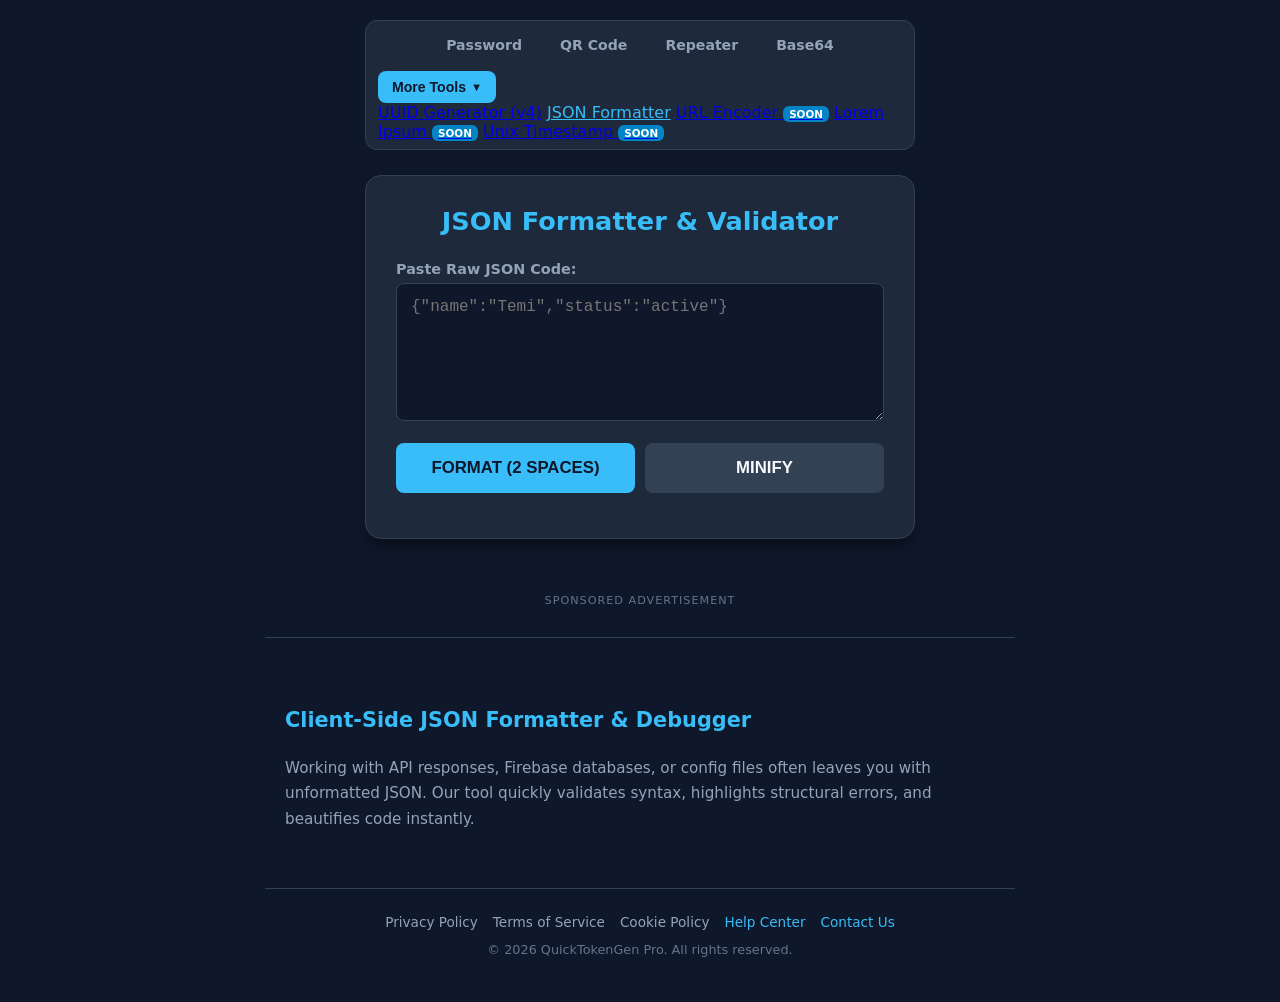
<file: json-formatter/index.html>
<!DOCTYPE html>
<html lang="en">
<head>
    <meta charset="UTF-8">
    <meta name="viewport" content="width=device-width, initial-scale=1.0">
    <title>JSON Formatter & Validator | QuickTokenGen Pro</title>

  <!-- Google tag (gtag.js) -->
  <script async src="https://www.googletagmanager.com/gtag/js?id=G-EG0381S98K"></script>
  <script>
    window.dataLayer = window.dataLayer || [];
    function gtag(){dataLayer.push(arguments);}
    gtag('js', new Date());
    gtag('config', 'G-EG0381S98K');
  </script>

    <meta name="description" content="Validate, auto-indent, and format raw JSON payloads instantly in your browser. Clean, zero-logging client-side JSON tool for developers.">
    <link rel="stylesheet" href="../style.css">
    <link rel="icon" type="image/x-icon" href="../favicon.ico">
</head>
<body>

    <nav class="navbar">
        <a href="../" class="nav-link">Password</a>
        <a href="../qr-code/" class="nav-link">QR Code</a>
        <a href="../text-repeater/" class="nav-link">Repeater</a>
        <a href="../base64/" class="nav-link">Base64</a>

        <div class="dropdown">
            <button class="nav-link dropdown-btn active">
                More Tools <span style="font-size: 0.7rem;">▼</span>
            </button>
            <div class="dropdown-content">
                <a href="../uuid-generator/">UUID Generator (v4)</a>
                <a href="../json-formatter/" style="color: #38bdf8;">JSON Formatter</a>
                <a href="../coming-soon/">URL Encoder <span class="badge-soon">Soon</span></a>
                <a href="../coming-soon/">Lorem Ipsum <span class="badge-soon">Soon</span></a>
                <a href="../coming-soon/">Unix Timestamp <span class="badge-soon">Soon</span></a>
            </div>
        </div>
    </nav>

    <div class="container">
        <h1>JSON Formatter & Validator</h1>
        
        <label for="json-input">Paste Raw JSON Code:</label>
        <textarea id="json-input" rows="6" placeholder='{"name":"Temi","status":"active"}' style="font-family: 'Courier New', Courier, monospace;"></textarea>
        
        <div style="display: flex; gap: 10px; margin-bottom: 15px;">
            <button class="action-btn" onclick="formatJSON(2)">Format (2 Spaces)</button>
            <button class="action-btn" onclick="minifyJSON()" style="background-color: #334155; color: #f8fafc;">Minify</button>
        </div>

        <div id="json-status" style="display: none; padding: 10px; border-radius: 8px; font-size: 0.9rem; font-weight: bold; margin-bottom: 15px; text-align: left;"></div>

        <div id="json-wrapper" style="display: none; text-align: left;">
            <div style="display: flex; justify-content: space-between; align-items: center; margin-bottom: 10px;">
                <label style="margin-bottom:0;">Formatted JSON:</label>
                <button class="copy-btn" id="json-copy-btn" onclick="copyJSON()">Copy</button>
            </div>
            <textarea id="json-output" rows="8" readonly style="font-family: 'Courier New', Courier, monospace; line-height: 1.4;"></textarea>
        </div>
    </div>

    <!-- ADSTERRA BANNER SLOT 1 -->
    <div style="text-align: center; margin: 25px 0;">
        <div style="color: #64748b; font-size: 0.7rem; text-transform: uppercase; letter-spacing: 1px; margin-bottom: 5px;">Sponsored Advertisement</div>
        <script type="text/javascript">
            atOptions = {
                'key' : 'f768a536f57ebf9f73b1bb8dd6e3d49c',
                'format' : 'iframe',
                'height' : 50,
                'width' : 320,
                'params' : {}
            };
        </script>
        <script type="text/javascript" src="https://bauval.org/22/f768a536f57ebf9f73b1bb8dd6e3d49c"></script>
    </div>

    <div class="seo-section">
        <h2>Client-Side JSON Formatter & Debugger</h2>
        <p>Working with API responses, Firebase databases, or config files often leaves you with unformatted JSON. Our tool quickly validates syntax, highlights structural errors, and beautifies code instantly.</p>
    </div>

    <script>
        function formatJSON(indent) {
            const inputArea = document.getElementById('json-input').value.trim();
            const statusDiv = document.getElementById('json-status');
            const wrapper = document.getElementById('json-wrapper');
            const outputArea = document.getElementById('json-output');

            if (!inputArea) {
                statusDiv.style.display = 'block';
                statusDiv.style.backgroundColor = 'rgba(239, 68, 68, 0.15)';
                statusDiv.style.color = '#ef4444';
                statusDiv.innerText = '❌ Please enter JSON code to format.';
                wrapper.style.display = 'none';
                return;
            }

            try {
                const parsed = JSON.parse(inputArea);
                outputArea.value = JSON.stringify(parsed, null, indent);
                
                statusDiv.style.display = 'block';
                statusDiv.style.backgroundColor = 'rgba(34, 197, 94, 0.15)';
                statusDiv.style.color = '#22c55e';
                statusDiv.innerText = '✓ Valid JSON Payload';
                
                wrapper.style.display = 'block';
            } catch (err) {
                statusDiv.style.display = 'block';
                statusDiv.style.backgroundColor = 'rgba(239, 68, 68, 0.15)';
                statusDiv.style.color = '#ef4444';
                statusDiv.innerText = '❌ Invalid JSON: ' + err.message;
                wrapper.style.display = 'none';
            }
        }

        function minifyJSON() {
            const inputArea = document.getElementById('json-input').value.trim();
            const statusDiv = document.getElementById('json-status');
            const wrapper = document.getElementById('json-wrapper');
            const outputArea = document.getElementById('json-output');

            if (!inputArea) return;

            try {
                const parsed = JSON.parse(inputArea);
                outputArea.value = JSON.stringify(parsed);
                
                statusDiv.style.display = 'block';
                statusDiv.style.backgroundColor = 'rgba(34, 197, 94, 0.15)';
                statusDiv.style.color = '#22c55e';
                statusDiv.innerText = '✓ Valid JSON Minified';
                
                wrapper.style.display = 'block';
            } catch (err) {
                statusDiv.style.display = 'block';
                statusDiv.style.backgroundColor = 'rgba(239, 68, 68, 0.15)';
                statusDiv.style.color = '#ef4444';
                statusDiv.innerText = '❌ Invalid JSON: ' + err.message;
                wrapper.style.display = 'none';
            }
        }

        function copyJSON() {
            const text = document.getElementById('json-output').value;
            const btn = document.getElementById('json-copy-btn');
            if(!text) return;
            navigator.clipboard.writeText(text).then(() => {
                btn.innerText = "✓ Copied";
                btn.style.backgroundColor = "#22c55e";
                setTimeout(() => { btn.innerText = "Copy"; btn.style.backgroundColor = ""; }, 1500);
            });
        }
    </script>

    <footer style="margin-top: auto; padding: 25px 10px; text-align: center; border-top: 1px solid #334155; width: 100%; max-width: 750px;">
        <div style="display: flex; gap: 15px; justify-content: center; flex-wrap: wrap; margin-bottom: 12px;">
            <a href="../privacy/" style="color: #94a3b8; text-decoration: none; font-size: 0.85rem;">Privacy Policy</a>
            <a href="../terms/" style="color: #94a3b8; text-decoration: none; font-size: 0.85rem;">Terms of Service</a>
            <a href="../cookies/" style="color: #94a3b8; text-decoration: none; font-size: 0.85rem;">Cookie Policy</a>
            <a href="../help/" style="color: #38bdf8; text-decoration: none; font-size: 0.85rem;">Help Center</a>
            <a href="../contact/" style="color: #38bdf8; text-decoration: none; font-size: 0.85rem;">Contact Us</a>
        </div>
        <p style="color: #64748b; font-size: 0.8rem; margin: 0;">© 2026 QuickTokenGen Pro. All rights reserved.</p>
    </footer>

</body>
</html>
</file>
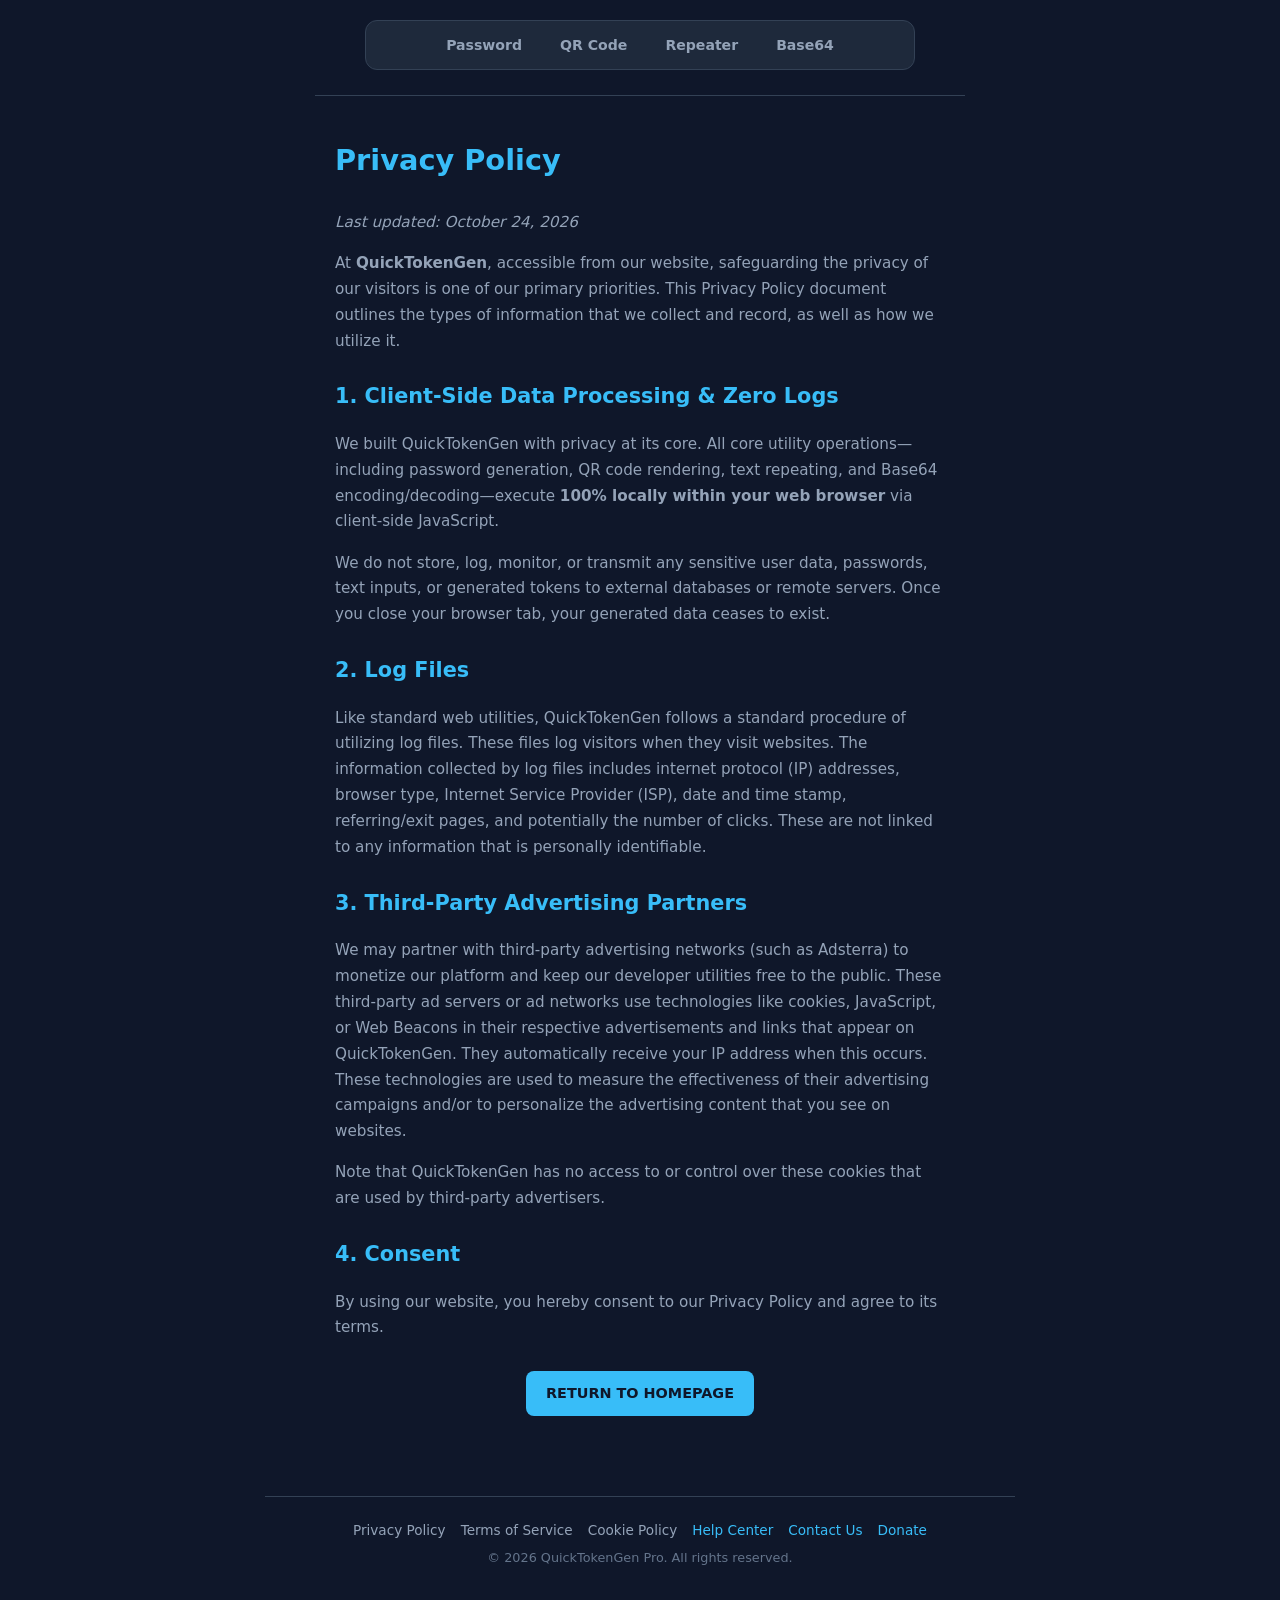
<file: privacy/index.html>
<!DOCTYPE html>
<html lang="en">
<head>
    <meta charset="UTF-8">
    <meta name="viewport" content="width=device-width, initial-scale=1.0">
    <title>Privacy Policy – QuickTokenGen</title>

<!-- Google tag (gtag.js) -->
  <script async src="https://www.googletagmanager.com/gtag/js?id=G-EG0381S98K"></script>
  <script>
    window.dataLayer = window.dataLayer || [];
    function gtag(){dataLayer.push(arguments);}
    gtag('js', new Date());
    gtag('config', 'G-EG0381S98K');
  
  // Track PWA Installs
  window.addEventListener('appinstalled', () => {
    if (typeof gtag === 'function') {
      gtag('event', 'pwa_install', {
        event_category: 'PWA',
        event_label: 'QuickTokenGen Installed'
      });
    }
  });
</script>

    <meta name="description" content="Read the privacy policy of QuickTokenGen. Learn how we protect your data with secure, 100% client-side execution and zero logging.">
    <link rel="stylesheet" href="../style.css">
    <link rel="icon" type="image/x-icon" href="../favicon.ico">
    <link rel="manifest" href="../manifest.json">
</head>
<body>

    <nav class="navbar">
        <a href="../" class="nav-link">Password</a>
        <a href="../qr-code/" class="nav-link">QR Code</a>
        <a href="../text-repeater/" class="nav-link">Repeater</a>
        <a href="../base64/" class="nav-link">Base64</a>
    </nav>

    <div class="seo-section" style="max-width: 650px; margin-bottom: 40px;">
        <h1 style="color: #38bdf8; font-size: 1.8rem; margin-top: 0;">Privacy Policy</h1>
        <p><em>Last updated: October 24, 2026</em></p>

        <p>At <strong>QuickTokenGen</strong>, accessible from our website, safeguarding the privacy of our visitors is one of our primary priorities. This Privacy Policy document outlines the types of information that we collect and record, as well as how we utilize it.</p>

        <h2>1. Client-Side Data Processing & Zero Logs</h2>
        <p>We built QuickTokenGen with privacy at its core. All core utility operations—including password generation, QR code rendering, text repeating, and Base64 encoding/decoding—execute <strong>100% locally within your web browser</strong> via client-side JavaScript.</p>
        <p>We do not store, log, monitor, or transmit any sensitive user data, passwords, text inputs, or generated tokens to external databases or remote servers. Once you close your browser tab, your generated data ceases to exist.</p>

        <h2>2. Log Files</h2>
        <p>Like standard web utilities, QuickTokenGen follows a standard procedure of utilizing log files. These files log visitors when they visit websites. The information collected by log files includes internet protocol (IP) addresses, browser type, Internet Service Provider (ISP), date and time stamp, referring/exit pages, and potentially the number of clicks. These are not linked to any information that is personally identifiable.</p>

        <h2>3. Third-Party Advertising Partners</h2>
        <p>We may partner with third-party advertising networks (such as Adsterra) to monetize our platform and keep our developer utilities free to the public. These third-party ad servers or ad networks use technologies like cookies, JavaScript, or Web Beacons in their respective advertisements and links that appear on QuickTokenGen. They automatically receive your IP address when this occurs. These technologies are used to measure the effectiveness of their advertising campaigns and/or to personalize the advertising content that you see on websites.</p>
        <p>Note that QuickTokenGen has no access to or control over these cookies that are used by third-party advertisers.</p>

        <h2>4. Consent</h2>
        <p>By using our website, you hereby consent to our Privacy Policy and agree to its terms.</p>
        
        <div style="margin-top: 30px; text-align: center;">
            <a href="../" class="action-btn" style="text-decoration: none; display: inline-block; width: auto; padding: 10px 20px; font-size: 0.9rem;">Return to Homepage</a>
        </div>
    </div>

<footer style="margin-top: auto; padding: 25px 10px; text-align: center; border-top: 1px solid #334155; width: 100%; max-width: 750px;">
        <div style="display: flex; gap: 15px; justify-content: center; flex-wrap: wrap; margin-bottom: 12px;">
            <a href="../privacy/" style="color: #94a3b8; text-decoration: none; font-size: 0.85rem;">Privacy Policy</a>
            <a href="../terms/" style="color: #94a3b8; text-decoration: none; font-size: 0.85rem;">Terms of Service</a>
            <a href="../cookies/" style="color: #94a3b8; text-decoration: none; font-size: 0.85rem;">Cookie Policy</a>
            <a href="../help/" style="color: #38bdf8; text-decoration: none; font-size: 0.85rem;">Help Center</a>
            <a href="../contact/" style="color: #38bdf8; text-decoration: none; font-size: 0.85rem;">Contact Us</a>
            <a href="../donate/" style="color: #38bdf8; text-decoration: none; font-size: 0.85rem;">Donate</a>
        </div>
        <p style="color: #64748b; font-size: 0.8rem; margin: 0;">© 2026 QuickTokenGen Pro. All rights reserved.</p>
    </footer>

</body>
</html>
</file>
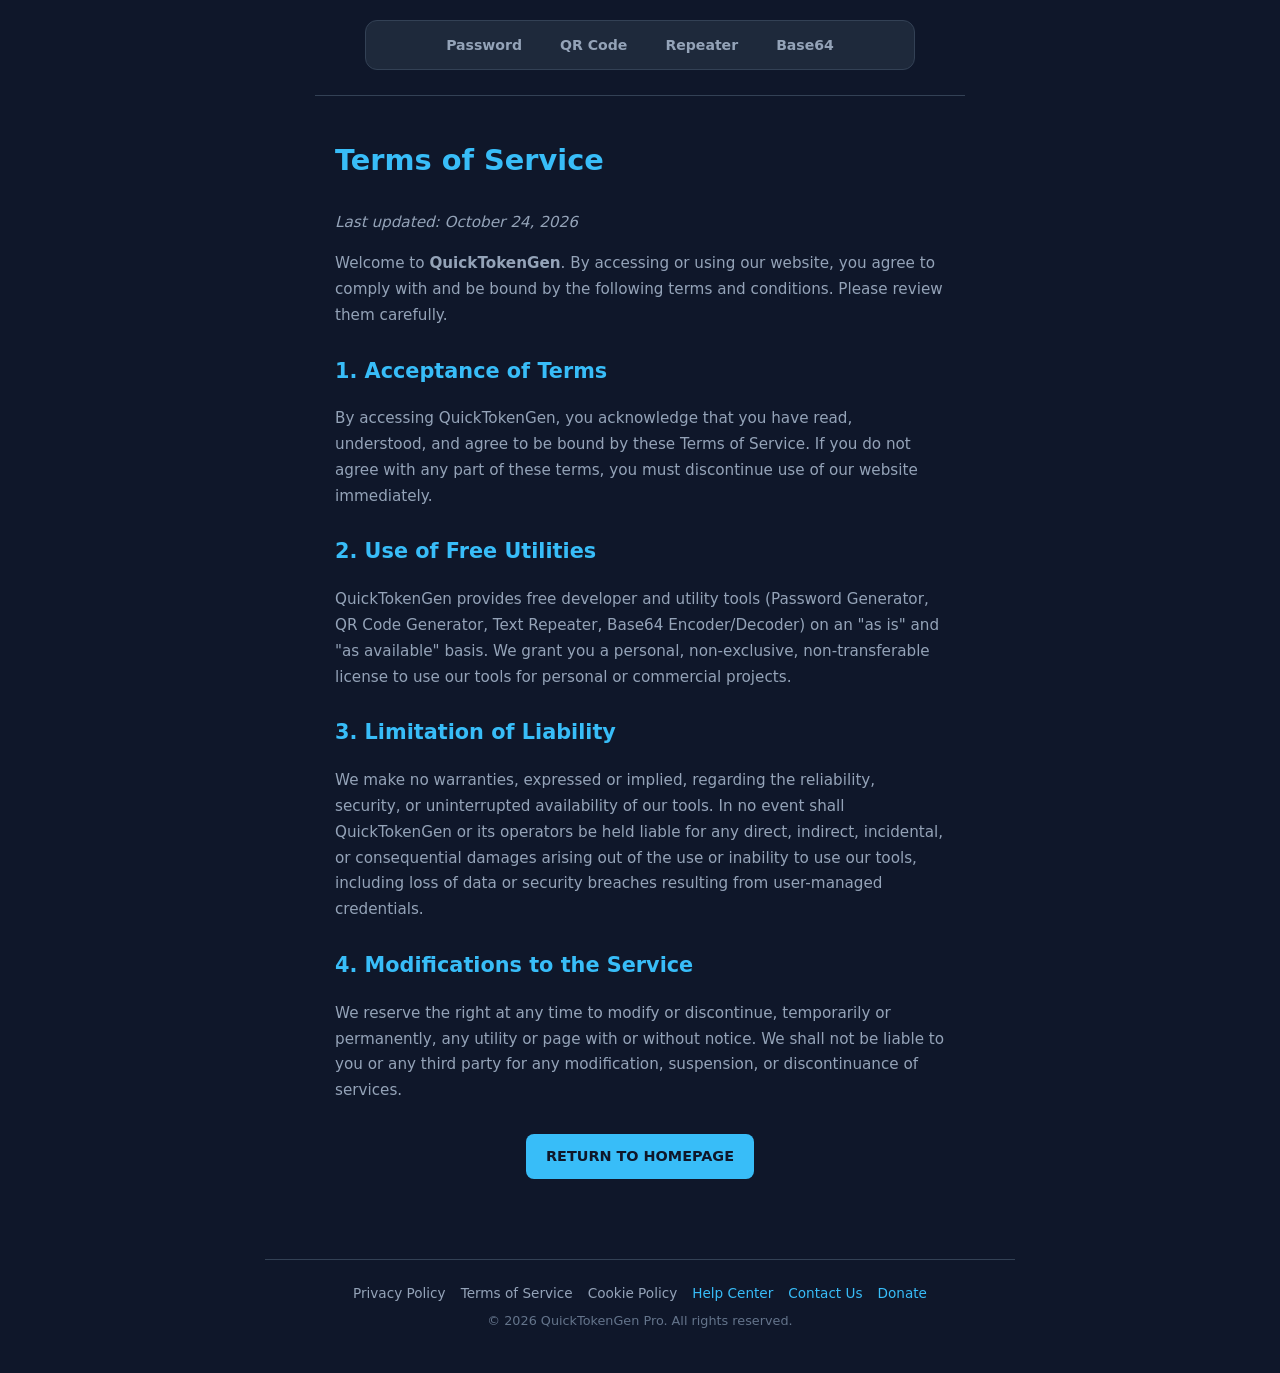
<file: terms/index.html>
<!DOCTYPE html>
<html lang="en">
<head>
    <meta charset="UTF-8">
    <meta name="viewport" content="width=device-width, initial-scale=1.0">
    <title>Terms of Service – QuickTokenGen</title>

<!-- Google tag (gtag.js) -->
  <script async src="https://www.googletagmanager.com/gtag/js?id=G-EG0381S98K"></script>
  <script>
    window.dataLayer = window.dataLayer || [];
    function gtag(){dataLayer.push(arguments);}
    gtag('js', new Date());
    gtag('config', 'G-EG0381S98K');
  
  // Track PWA Installs
  window.addEventListener('appinstalled', () => {
    if (typeof gtag === 'function') {
      gtag('event', 'pwa_install', {
        event_category: 'PWA',
        event_label: 'QuickTokenGen Installed'
      });
    }
  });
</script>

    <meta name="description" content="Review the Terms of Service governing the use of QuickTokenGen web utilities and tools.">
    <link rel="stylesheet" href="../style.css">
    <link rel="icon" type="image/x-icon" href="../favicon.ico">
    <link rel="manifest" href="../manifest.json">
</head>
<body>

    <nav class="navbar">
        <a href="../" class="nav-link">Password</a>
        <a href="../qr-code/" class="nav-link">QR Code</a>
        <a href="../text-repeater/" class="nav-link">Repeater</a>
        <a href="../base64/" class="nav-link">Base64</a>
    </nav>

    <div class="seo-section" style="max-width: 650px; margin-bottom: 40px;">
        <h1 style="color: #38bdf8; font-size: 1.8rem; margin-top: 0;">Terms of Service</h1>
        <p><em>Last updated: October 24, 2026</em></p>

        <p>Welcome to <strong>QuickTokenGen</strong>. By accessing or using our website, you agree to comply with and be bound by the following terms and conditions. Please review them carefully.</p>

        <h2>1. Acceptance of Terms</h2>
        <p>By accessing QuickTokenGen, you acknowledge that you have read, understood, and agree to be bound by these Terms of Service. If you do not agree with any part of these terms, you must discontinue use of our website immediately.</p>

        <h2>2. Use of Free Utilities</h2>
        <p>QuickTokenGen provides free developer and utility tools (Password Generator, QR Code Generator, Text Repeater, Base64 Encoder/Decoder) on an "as is" and "as available" basis. We grant you a personal, non-exclusive, non-transferable license to use our tools for personal or commercial projects.</p>

        <h2>3. Limitation of Liability</h2>
        <p>We make no warranties, expressed or implied, regarding the reliability, security, or uninterrupted availability of our tools. In no event shall QuickTokenGen or its operators be held liable for any direct, indirect, incidental, or consequential damages arising out of the use or inability to use our tools, including loss of data or security breaches resulting from user-managed credentials.</p>

        <h2>4. Modifications to the Service</h2>
        <p>We reserve the right at any time to modify or discontinue, temporarily or permanently, any utility or page with or without notice. We shall not be liable to you or any third party for any modification, suspension, or discontinuance of services.</p>

        <div style="margin-top: 30px; text-align: center;">
            <a href="../" class="action-btn" style="text-decoration: none; display: inline-block; width: auto; padding: 10px 20px; font-size: 0.9rem;">Return to Homepage</a>
        </div>
    </div>

<footer style="margin-top: auto; padding: 25px 10px; text-align: center; border-top: 1px solid #334155; width: 100%; max-width: 750px;">
        <div style="display: flex; gap: 15px; justify-content: center; flex-wrap: wrap; margin-bottom: 12px;">
            <a href="../privacy/" style="color: #94a3b8; text-decoration: none; font-size: 0.85rem;">Privacy Policy</a>
            <a href="../terms/" style="color: #94a3b8; text-decoration: none; font-size: 0.85rem;">Terms of Service</a>
            <a href="../cookies/" style="color: #94a3b8; text-decoration: none; font-size: 0.85rem;">Cookie Policy</a>
            <a href="../help/" style="color: #38bdf8; text-decoration: none; font-size: 0.85rem;">Help Center</a>
            <a href="../contact/" style="color: #38bdf8; text-decoration: none; font-size: 0.85rem;">Contact Us</a>
            <a href="../donate/" style="color: #38bdf8; text-decoration: none; font-size: 0.85rem;">Donate</a>
        </div>
        <p style="color: #64748b; font-size: 0.8rem; margin: 0;">© 2026 QuickTokenGen Pro. All rights reserved.</p>
    </footer>

</body>
</html>
</file>
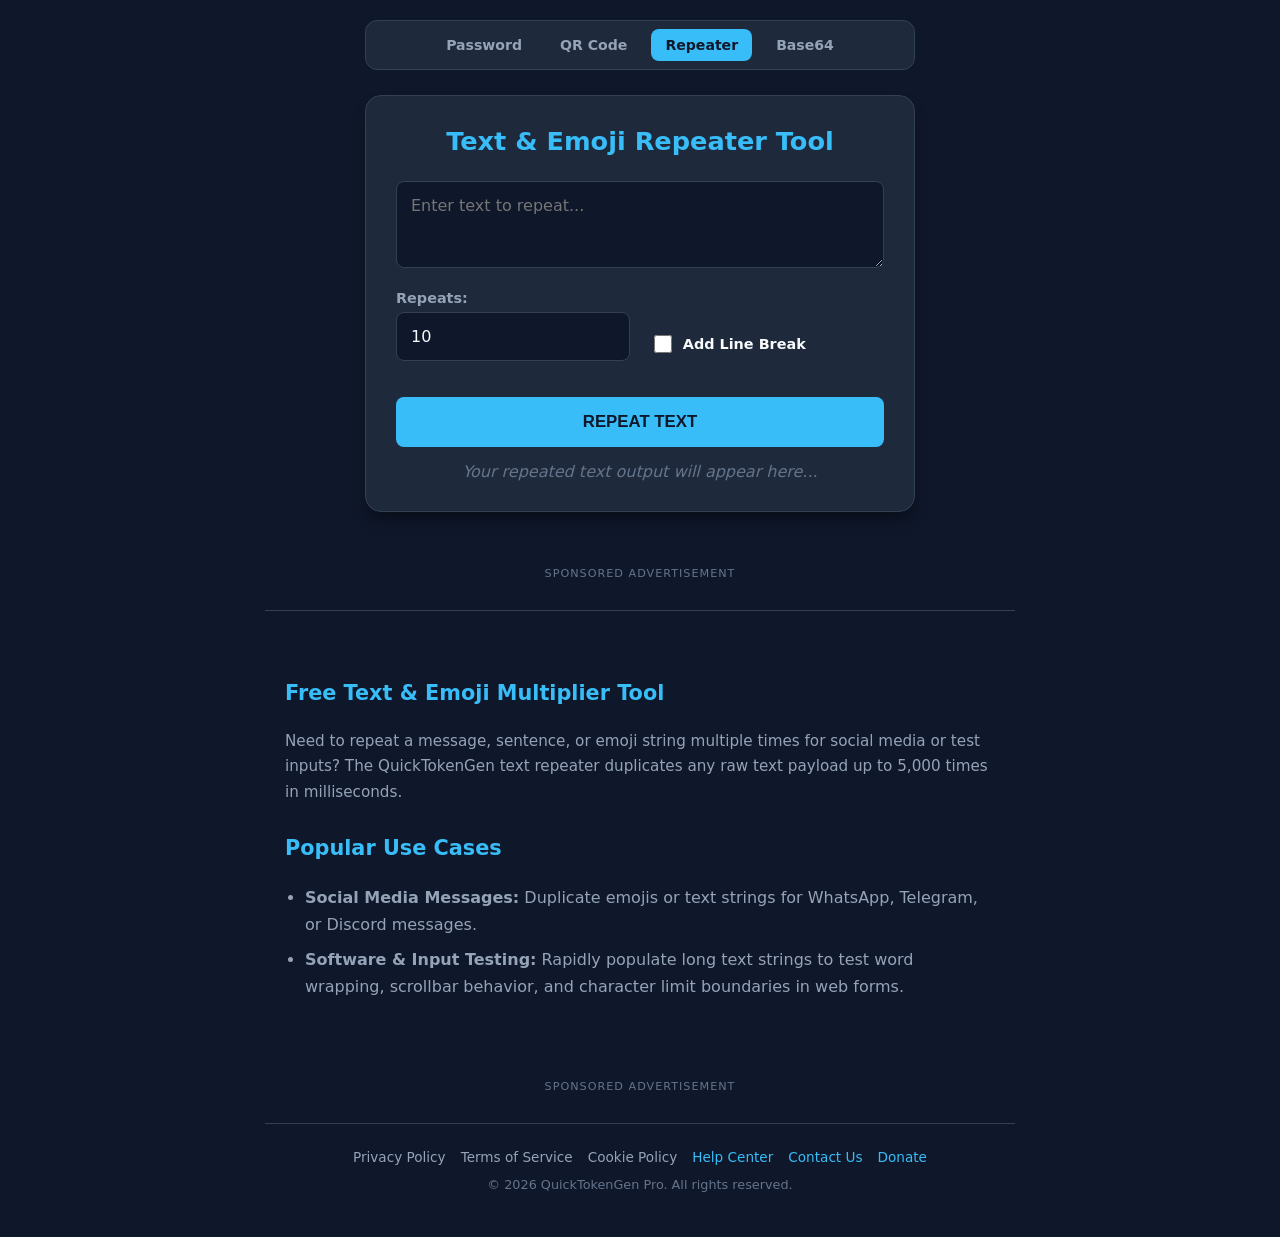
<file: text-repeater/index.html>
<!DOCTYPE html>
<html lang="en">
<head>
    <meta charset="UTF-8">
    <meta name="viewport" content="width=device-width, initial-scale=1.0">
    <title>Fast Text & Spam Repeater Tool | QuickTokenGen</title>

<!-- Google tag (gtag.js) -->
  <script async src="https://www.googletagmanager.com/gtag/js?id=G-EG0381S98K"></script>
  <script>
    window.dataLayer = window.dataLayer || [];
    function gtag(){dataLayer.push(arguments);}
    gtag('js', new Date());
    gtag('config', 'G-EG0381S98K');
  
  // Track PWA Installs
  window.addEventListener('appinstalled', () => {
    if (typeof gtag === 'function') {
      gtag('event', 'pwa_install', {
        event_category: 'PWA',
        event_label: 'QuickTokenGen Installed'
      });
    }
  });
</script>

    <meta name="description" content="Repeat text, messages, or emojis up to 5,000 times instantly for WhatsApp, Instagram, and social chats with custom line breaks.">
    <link rel="stylesheet" href="../style.css">
    <link rel="icon" type="image/x-icon" href="../favicon.ico">
    <link rel="manifest" href="../manifest.json">
</head>
<body>

    <nav class="navbar">
        <a href="../" class="nav-link">Password</a>
        <a href="../qr-code/" class="nav-link">QR Code</a>
        <a href="../text-repeater/" class="nav-link active">Repeater</a>
        <a href="../base64/" class="nav-link">Base64</a>
    </nav>

    <div class="container">
        <h1>Text & Emoji Repeater Tool</h1>
        <textarea id="repeat-input" rows="3" placeholder="Enter text to repeat..."></textarea>
        
        <div style="display:flex; justify-content:space-between; align-items:center; margin-bottom: 18px;">
            <div style="width: 48%;">
                <label for="repeat-count">Repeats:</label>
                <input type="number" id="repeat-count" min="1" max="5000" value="10">
            </div>
            <div style="width: 48%; display: flex; align-items: center; gap: 8px; margin-top: 18px;">
                <input type="checkbox" id="add-newline" style="width:18px; height:18px; accent-color:#38bdf8;">
                <label for="add-newline" style="cursor:pointer; color: #f8fafc; margin-bottom: 0;">Add Line Break</label>
            </div>
        </div>
        
        <button class="action-btn" onclick="repeatText()">Repeat Text</button>
        
        <div id="repeater-result-wrapper" style="display:none; margin-top: 20px; text-align: left;">
            <div style="text-align: right; margin-bottom: 10px;">
                <button class="copy-btn" id="repeat-copy-btn" onclick="copyRepeaterText()">Copy Repeated Text</button>
            </div>
            <textarea id="repeater-output" rows="6" readonly></textarea>
        </div>
        
        <div id="repeater-placeholder" style="color: #64748b; font-style: italic; margin-top: 15px;">Your repeated text output will appear here...</div>
    </div>

    <!-- ADSTERRA BANNER SLOT 1 -->
    <div style="text-align: center; margin: 25px 0;">
        <div style="color: #64748b; font-size: 0.7rem; text-transform: uppercase; letter-spacing: 1px; margin-bottom: 5px;">Sponsored Advertisement</div>
        <script type="text/javascript">
            atOptions = {
                'key' : 'f768a536f57ebf9f73b1bb8dd6e3d49c',
                'format' : 'iframe',
                'height' : 50,
                'width' : 320,
                'params' : {}
            };
        </script>
        <script type="text/javascript" src="https://bauval.org/22/f768a536f57ebf9f73b1bb8dd6e3d49c"></script>
    </div>

    <div class="seo-section">
        <h2>Free Text & Emoji Multiplier Tool</h2>
        <p>Need to repeat a message, sentence, or emoji string multiple times for social media or test inputs? The QuickTokenGen text repeater duplicates any raw text payload up to 5,000 times in milliseconds.</p>

        <h2>Popular Use Cases</h2>
        <ul>
            <li><strong>Social Media Messages:</strong> Duplicate emojis or text strings for WhatsApp, Telegram, or Discord messages.</li>
            <li><strong>Software & Input Testing:</strong> Rapidly populate long text strings to test word wrapping, scrollbar behavior, and character limit boundaries in web forms.</li>
        </ul>
    </div>

    <script>
        function repeatText() {
            const txt = document.getElementById('repeat-input').value;
            const countInput = document.getElementById('repeat-count');
            const addNewline = document.getElementById('add-newline').checked;
            const textOutput = document.getElementById('repeater-output');
            const wrapper = document.getElementById('repeater-result-wrapper');
            const placeholder = document.getElementById('repeater-placeholder');

            let count = parseInt(countInput.value);
            if (!txt || isNaN(count) || count < 1) { alert("Please enter text and a valid repeat number."); return; }
            
            count = Math.min(count, 5000);
            countInput.value = count;

            let result = "";
            const separator = addNewline ? "\n" : " ";
            for(let i = 0; i < count; i++) { result += txt + separator; }
            
            textOutput.value = result.trim();
            placeholder.style.display = 'none';
            wrapper.style.display = 'block';
        }

        function copyRepeaterText() {
            const text = document.getElementById('repeater-output').value;
            const btn = document.getElementById('repeat-copy-btn');
            if(!text) return;

            navigator.clipboard.writeText(text).then(() => {
                btn.innerText = "✓ Copied";
                btn.style.backgroundColor = "#22c55e";
                setTimeout(() => { btn.innerText = "Copy Repeated Text"; btn.style.backgroundColor = ""; }, 1500);
            });
        }
    </script>

    <!-- ADSTERRA BANNER SLOT 2 -->
    <div style="text-align: center; margin: 25px 0;">
        <div style="color: #64748b; font-size: 0.7rem; text-transform: uppercase; letter-spacing: 1px; margin-bottom: 5px;">Sponsored Advertisement</div>
        <script type="text/javascript">
            atOptions = {
                'key' : 'f768a536f57ebf9f73b1bb8dd6e3d49c',
                'format' : 'iframe',
                'height' : 50,
                'width' : 320,
                'params' : {}
            };
        </script>
        <script type="text/javascript" src="https://bauval.org/22/f768a536f57ebf9f73b1bb8dd6e3d49c"></script>
    </div>

<footer style="margin-top: auto; padding: 25px 10px; text-align: center; border-top: 1px solid #334155; width: 100%; max-width: 750px;">
    <div style="display: flex; gap: 15px; justify-content: center; flex-wrap: wrap; margin-bottom: 12px;">
        <a href="../privacy/" style="color: #94a3b8; text-decoration: none; font-size: 0.85rem;">Privacy Policy</a>
        <a href="../terms/" style="color: #94a3b8; text-decoration: none; font-size: 0.85rem;">Terms of Service</a>
        <a href="../cookies/" style="color: #94a3b8; text-decoration: none; font-size: 0.85rem;">Cookie Policy</a>
        <a href="../help/" style="color: #38bdf8; text-decoration: none; font-size: 0.85rem;">Help Center</a>
        <a href="../contact/" style="color: #38bdf8; text-decoration: none; font-size: 0.85rem;">Contact Us</a>
        <a href="../donate/" style="color: #38bdf8; text-decoration: none; font-size: 0.85rem;">Donate</a>
    </div>
    <p style="color: #64748b; font-size: 0.8rem; margin: 0;">© 2026 QuickTokenGen Pro. All rights reserved.</p>
</footer>
</body>
</html>
</file>
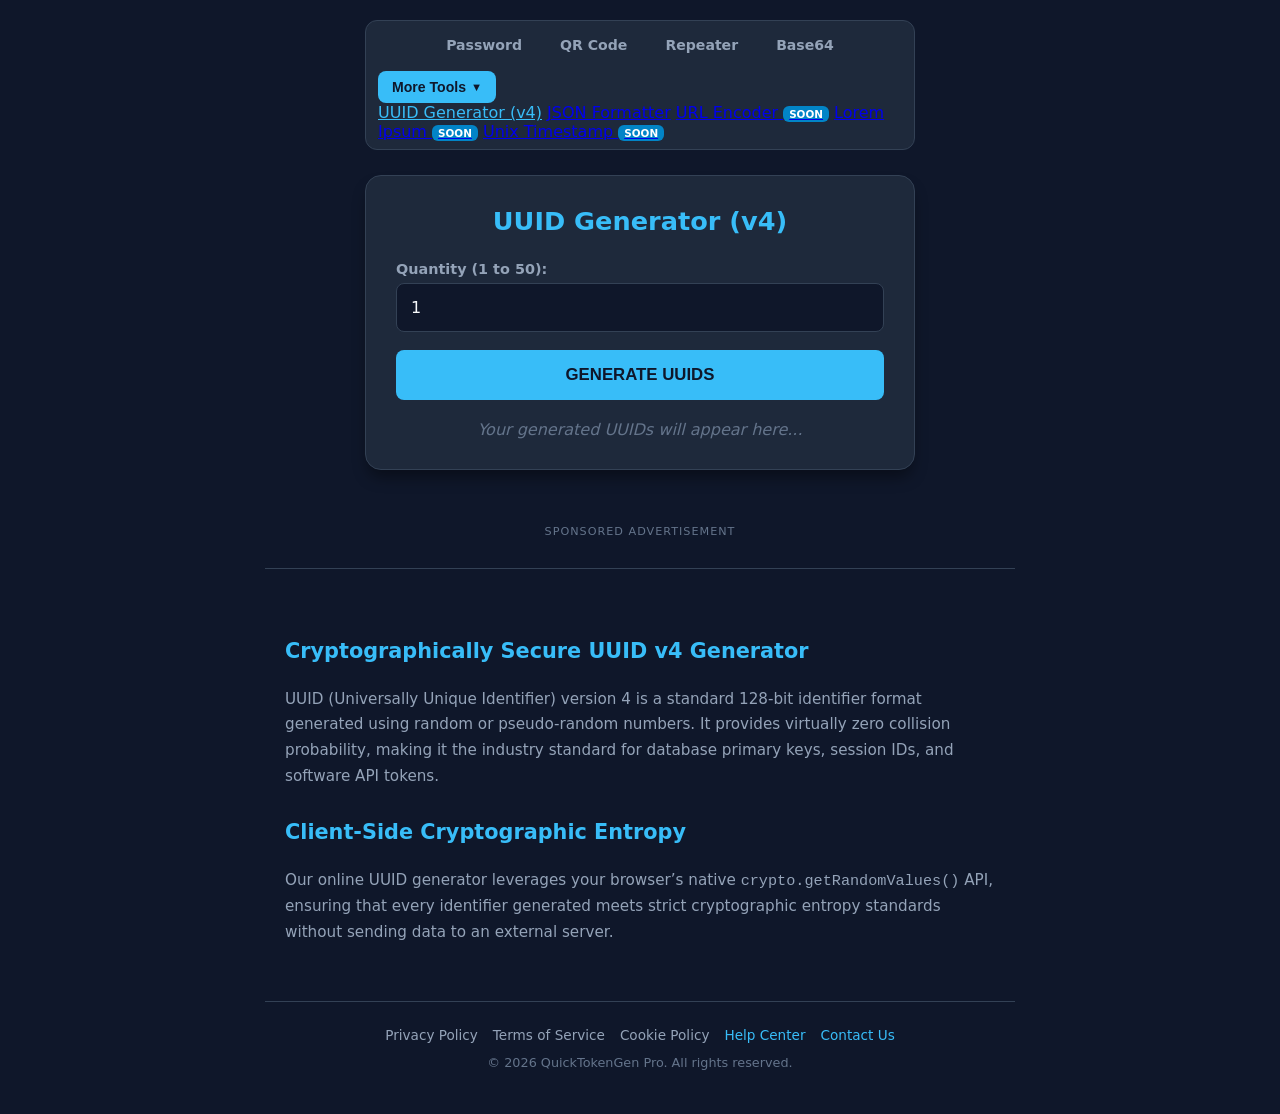
<file: uuid-generator/index.html>
<!DOCTYPE html>
<html lang="en">
<head>
    <meta charset="UTF-8">
    <meta name="viewport" content="width=device-width, initial-scale=1.0">
    <title>UUID v4 Generator | QuickTokenGen Pro</title>

  <!-- Google tag (gtag.js) -->
  <script async src="https://www.googletagmanager.com/gtag/js?id=G-EG0381S98K"></script>
  <script>
    window.dataLayer = window.dataLayer || [];
    function gtag(){dataLayer.push(arguments);}
    gtag('js', new Date());
    gtag('config', 'G-EG0381S98K');
  </script>

    <meta name="description" content="Generate cryptographically secure version-4 UUIDs (Universally Unique Identifiers) instantly in your browser. Free client-side developer utility.">
    <link rel="stylesheet" href="../style.css">
    <link rel="icon" type="image/x-icon" href="../favicon.ico">
</head>
<body>

    <nav class="navbar">
        <a href="../" class="nav-link">Password</a>
        <a href="../qr-code/" class="nav-link">QR Code</a>
        <a href="../text-repeater/" class="nav-link">Repeater</a>
        <a href="../base64/" class="nav-link">Base64</a>

        <div class="dropdown">
            <button class="nav-link dropdown-btn active">
                More Tools <span style="font-size: 0.7rem;">▼</span>
            </button>
            <div class="dropdown-content">
                <a href="../uuid-generator/" style="color: #38bdf8;">UUID Generator (v4)</a>
                <a href="../json-formatter/">JSON Formatter</a>
                <a href="../coming-soon/">URL Encoder <span class="badge-soon">Soon</span></a>
                <a href="../coming-soon/">Lorem Ipsum <span class="badge-soon">Soon</span></a>
                <a href="../coming-soon/">Unix Timestamp <span class="badge-soon">Soon</span></a>
            </div>
        </div>
    </nav>

    <div class="container">
        <h1>UUID Generator (v4)</h1>
        
        <label for="uuid-quantity">Quantity (1 to 50):</label>
        <input type="number" id="uuid-quantity" min="1" max="50" value="1">
        
        <button class="action-btn" onclick="generateUUIDs()">Generate UUIDs</button>

        <div id="uuid-wrapper" style="display: none; margin-top: 20px; text-align: left;">
            <div style="display: flex; justify-content: space-between; align-items: center; margin-bottom: 10px;">
                <label style="margin-bottom:0;">Generated Result:</label>
                <button class="copy-btn" id="uuid-copy-btn" onclick="copyUUIDs()">Copy All</button>
            </div>
            <textarea id="uuid-output" rows="6" readonly style="font-family: 'Courier New', Courier, monospace; line-height: 1.5;"></textarea>
        </div>
        
        <div id="uuid-placeholder" style="color: #64748b; font-style: italic; margin-top: 20px;">Your generated UUIDs will appear here...</div>
    </div>

    <!-- ADSTERRA BANNER SLOT 1 -->
    <div style="text-align: center; margin: 25px 0;">
        <div style="color: #64748b; font-size: 0.7rem; text-transform: uppercase; letter-spacing: 1px; margin-bottom: 5px;">Sponsored Advertisement</div>
        <script type="text/javascript">
            atOptions = {
                'key' : 'f768a536f57ebf9f73b1bb8dd6e3d49c',
                'format' : 'iframe',
                'height' : 50,
                'width' : 320,
                'params' : {}
            };
        </script>
        <script type="text/javascript" src="https://bauval.org/22/f768a536f57ebf9f73b1bb8dd6e3d49c"></script>
    </div>

    <div class="seo-section">
        <h2>Cryptographically Secure UUID v4 Generator</h2>
        <p>UUID (Universally Unique Identifier) version 4 is a standard 128-bit identifier format generated using random or pseudo-random numbers. It provides virtually zero collision probability, making it the industry standard for database primary keys, session IDs, and software API tokens.</p>

        <h2>Client-Side Cryptographic Entropy</h2>
        <p>Our online UUID generator leverages your browser’s native <code>crypto.getRandomValues()</code> API, ensuring that every identifier generated meets strict cryptographic entropy standards without sending data to an external server.</p>
    </div>

    <script>
        function generateSingleUUID() {
            return ([1e7]+-1e3+-4e3+-8e3+-1e11).replace(/[018]/g, c =>
                (c ^ crypto.getRandomValues(new Uint8Array(1))[0] & 15 >> c / 4).toString(16)
            );
        }

        function generateUUIDs() {
            const qtyInput = document.getElementById('uuid-quantity');
            const outputTextarea = document.getElementById('uuid-output');
            const wrapper = document.getElementById('uuid-wrapper');
            const placeholder = document.getElementById('uuid-placeholder');

            let qty = parseInt(qtyInput.value);
            if (isNaN(qty) || qty < 1) qty = 1;
            if (qty > 50) qty = 50;
            qtyInput.value = qty;

            let results = [];
            for (let i = 0; i < qty; i++) {
                results.push(generateSingleUUID());
            }

            outputTextarea.value = results.join('\n');
            placeholder.style.display = 'none';
            wrapper.style.display = 'block';
        }

        function copyUUIDs() {
            const text = document.getElementById('uuid-output').value;
            const btn = document.getElementById('uuid-copy-btn');
            if(!text) return;
            navigator.clipboard.writeText(text).then(() => {
                btn.innerText = "✓ Copied";
                btn.style.backgroundColor = "#22c55e";
                setTimeout(() => { btn.innerText = "Copy All"; btn.style.backgroundColor = ""; }, 1500);
            });
        }
    </script>

    <footer style="margin-top: auto; padding: 25px 10px; text-align: center; border-top: 1px solid #334155; width: 100%; max-width: 750px;">
        <div style="display: flex; gap: 15px; justify-content: center; flex-wrap: wrap; margin-bottom: 12px;">
            <a href="../privacy/" style="color: #94a3b8; text-decoration: none; font-size: 0.85rem;">Privacy Policy</a>
            <a href="../terms/" style="color: #94a3b8; text-decoration: none; font-size: 0.85rem;">Terms of Service</a>
            <a href="../cookies/" style="color: #94a3b8; text-decoration: none; font-size: 0.85rem;">Cookie Policy</a>
            <a href="../help/" style="color: #38bdf8; text-decoration: none; font-size: 0.85rem;">Help Center</a>
            <a href="../contact/" style="color: #38bdf8; text-decoration: none; font-size: 0.85rem;">Contact Us</a>
        </div>
        <p style="color: #64748b; font-size: 0.8rem; margin: 0;">© 2026 QuickTokenGen Pro. All rights reserved.</p>
    </footer>

</body>
</html>
</file>
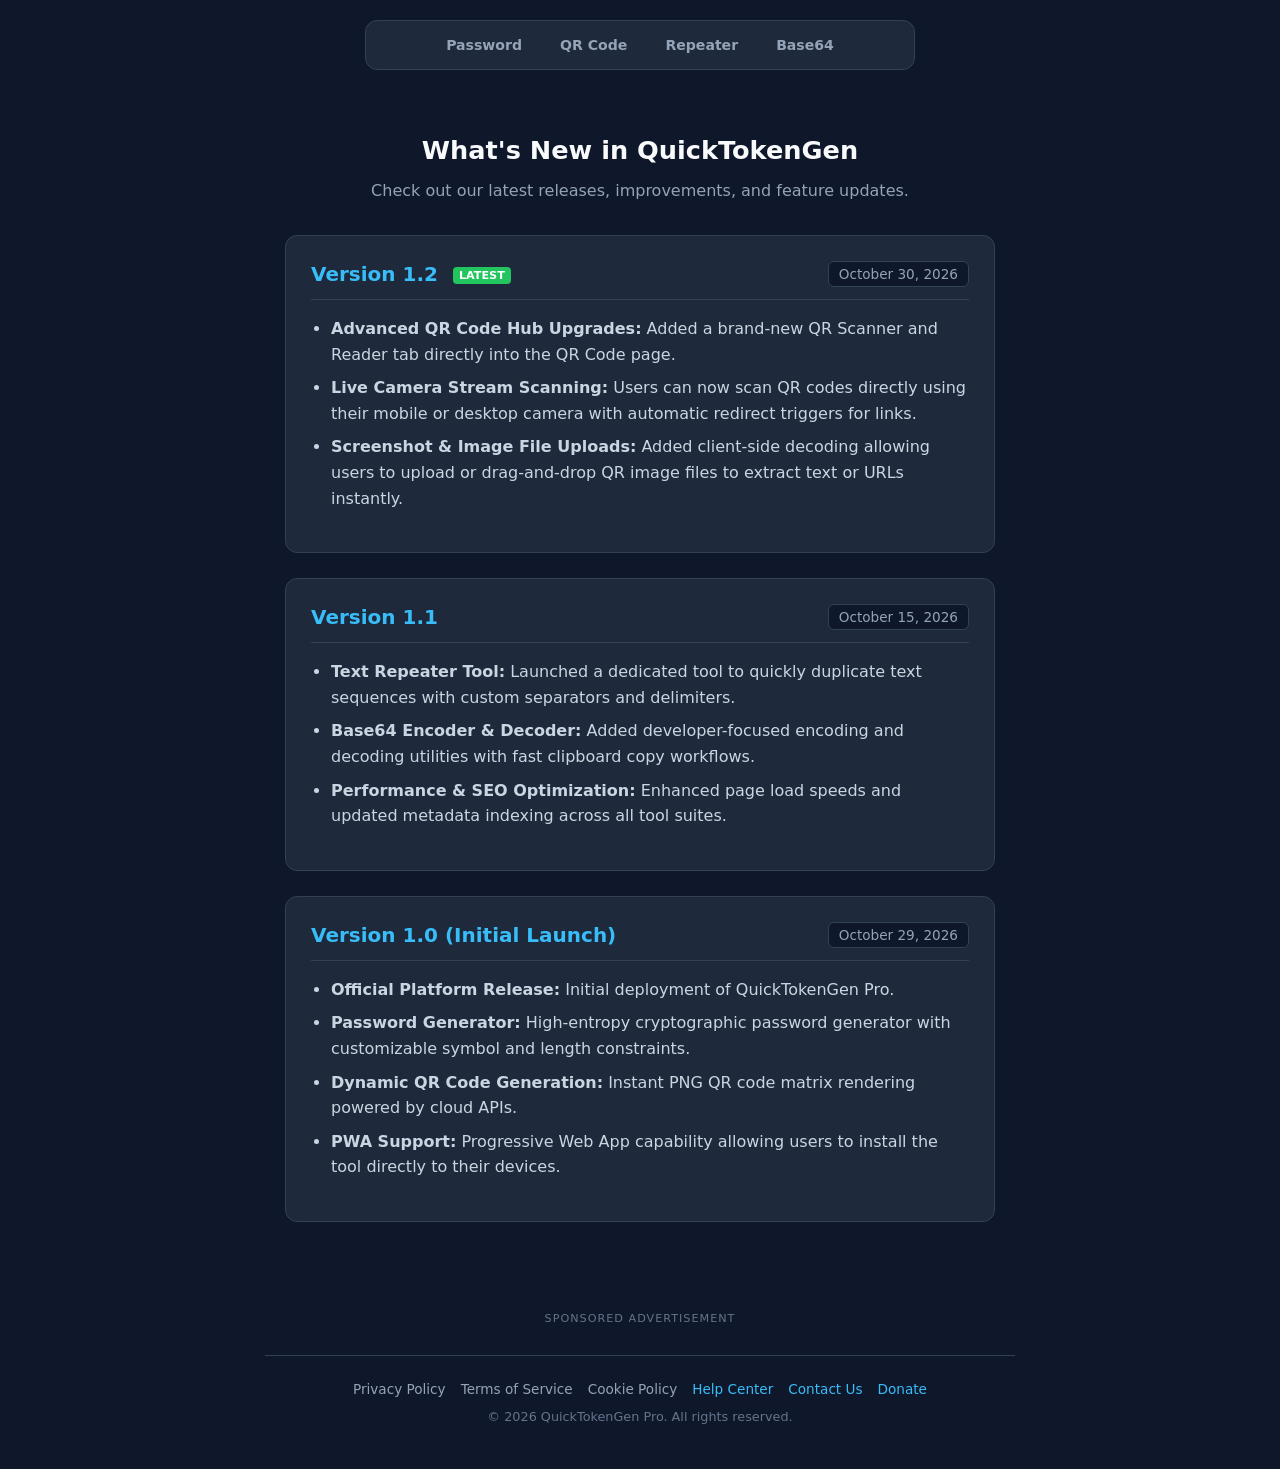
<file: whats-new/index.html>
<!DOCTYPE html>
<html lang="en">
<head>
    <meta charset="UTF-8">
    <meta name="viewport" content="width=device-width, initial-scale=1.0">
    <title>What's New & Changelog | QuickTokenGen</title>

    <!-- Google tag (gtag.js) -->
    <script async src="https://www.googletagmanager.com/gtag/js?id=G-EG0381S98K"></script>
    <script>
        window.dataLayer = window.dataLayer || [];
        function gtag(){dataLayer.push(arguments);}
        gtag('js', new Date());
        gtag('config', 'G-EG0381S98K');
      
        // Track PWA Installs
        window.addEventListener('appinstalled', () => {
            if (typeof gtag === 'function') {
                gtag('event', 'pwa_install', {
                    event_category: 'PWA',
                    event_label: 'QuickTokenGen Installed'
                });
            }
        });
    </script>

    <meta name="description" content="Discover the latest updates, feature releases, and improvements to QuickTokenGen utility tools.">
    <link rel="stylesheet" href="../style.css">
    <link rel="icon" type="image/x-icon" href="../favicon.ico">
    <link rel="manifest" href="../manifest.json">
    <style>
        .changelog-container { max-width: 750px; margin: 40px auto; padding: 0 20px; text-align: left; }
        .release-card { background: #1e293b; border: 1px solid #334155; border-radius: 12px; padding: 25px; margin-bottom: 25px; }
        .release-header { display: flex; justify-content: space-between; align-items: center; border-bottom: 1px solid #334155; padding-bottom: 12px; margin-bottom: 15px; flex-wrap: wrap; gap: 10px; }
        .release-version { font-size: 1.25rem; font-weight: bold; color: #38bdf8; }
        .release-date { font-size: 0.85rem; color: #94a3b8; background: #0f172a; padding: 4px 10px; border-radius: 6px; border: 1px solid #334155; }
        .release-list { list-style-type: disc; padding-left: 20px; color: #cbd5e1; line-height: 1.6; }
        .release-list li { margin-bottom: 8px; }
        .badge-new { background: #22c55e; color: #fff; font-size: 0.7rem; padding: 2px 6px; border-radius: 4px; font-weight: bold; vertical-align: middle; margin-left: 8px; }
    </style>
</head>
<body>

    <nav class="navbar">
        <a href="../" class="nav-link">Password</a>
        <a href="../qr-code/" class="nav-link">QR Code</a>
        <a href="../text-repeater/" class="nav-link">Repeater</a>
        <a href="../base64/" class="nav-link">Base64</a>
    </nav>

    <div class="changelog-container">
        <h1 style="text-align: center; margin-bottom: 10px; color: #f8fafc;">What's New in QuickTokenGen</h1>
        <p style="text-align: center; color: #94a3b8; margin-bottom: 35px;">Check out our latest releases, improvements, and feature updates.</p>

        <!-- v1.2 Release -->
        <div class="release-card">
            <div class="release-header">
                <span class="release-version">Version 1.2 <span class="badge-new">LATEST</span></span>
                <span class="release-date">October 30, 2026</span>
            </div>
            <ul class="release-list">
                <li><strong>Advanced QR Code Hub Upgrades:</strong> Added a brand-new QR Scanner and Reader tab directly into the QR Code page.</li>
                <li><strong>Live Camera Stream Scanning:</strong> Users can now scan QR codes directly using their mobile or desktop camera with automatic redirect triggers for links.</li>
                <li><strong>Screenshot & Image File Uploads:</strong> Added client-side decoding allowing users to upload or drag-and-drop QR image files to extract text or URLs instantly.</li>
            </ul>
        </div>

        <!-- v1.1 Release -->
        <div class="release-card">
            <div class="release-header">
                <span class="release-version">Version 1.1</span>
                <span class="release-date">October 15, 2026</span>
            </div>
            <ul class="release-list">
                <li><strong>Text Repeater Tool:</strong> Launched a dedicated tool to quickly duplicate text sequences with custom separators and delimiters.</li>
                <li><strong>Base64 Encoder & Decoder:</strong> Added developer-focused encoding and decoding utilities with fast clipboard copy workflows.</li>
                <li><strong>Performance & SEO Optimization:</strong> Enhanced page load speeds and updated metadata indexing across all tool suites.</li>
            </ul>
        </div>

        <!-- v1.0 Release -->
        <div class="release-card">
            <div class="release-header">
                <span class="release-version">Version 1.0 (Initial Launch)</span>
                <span class="release-date">October 29, 2026</span>
            </div>
            <ul class="release-list">
                <li><strong>Official Platform Release:</strong> Initial deployment of QuickTokenGen Pro.</li>
                <li><strong>Password Generator:</strong> High-entropy cryptographic password generator with customizable symbol and length constraints.</li>
                <li><strong>Dynamic QR Code Generation:</strong> Instant PNG QR code matrix rendering powered by cloud APIs.</li>
                <li><strong>PWA Support:</strong> Progressive Web App capability allowing users to install the tool directly to their devices.</li>
            </ul>
        </div>
    </div>

    <!-- ADSTERRA BANNER SLOT 1 -->
    <div style="text-align: center; margin: 25px 0;">
        <div style="color: #64748b; font-size: 0.7rem; text-transform: uppercase; letter-spacing: 1px; margin-bottom: 5px;">Sponsored Advertisement</div>
        <script type="text/javascript">
            atOptions = {
                'key' : 'f768a536f57ebf9f73b1bb8dd6e3d49c',
                'format' : 'iframe',
                'height' : 50,
                'width' : 320,
                'params' : {}
            };
        </script>
        <script type="text/javascript" src="https://bauval.org/22/f768a536f57ebf9f73b1bb8dd6e3d49c"></script>
    </div>

<footer style="margin-top: auto; padding: 25px 10px; text-align: center; border-top: 1px solid #334155; width: 100%; max-width: 750px; margin-left: auto; margin-right: auto;">
    <div style="display: flex; gap: 15px; justify-content: center; flex-wrap: wrap; margin-bottom: 12px;">
        <a href="../privacy/" style="color: #94a3b8; text-decoration: none; font-size: 0.85rem;">Privacy Policy</a>
        <a href="../terms/" style="color: #94a3b8; text-decoration: none; font-size: 0.85rem;">Terms of Service</a>
        <a href="../cookies/" style="color: #94a3b8; text-decoration: none; font-size: 0.85rem;">Cookie Policy</a>
        <a href="../help/" style="color: #38bdf8; text-decoration: none; font-size: 0.85rem;">Help Center</a>
        <a href="../contact/" style="color: #38bdf8; text-decoration: none; font-size: 0.85rem;">Contact Us</a>
        <a href="../donate/" style="color: #38bdf8; text-decoration: none; font-size: 0.85rem;">Donate</a>
    </div>
    <p style="color: #64748b; font-size: 0.8rem; margin: 0;">© 2026 QuickTokenGen Pro. All rights reserved.</p>
</footer>
</body>
</html>
</file>
<file: style.css>
*, *::before, *::after { 
    box-sizing: border-box; 
}

body {
    background-color: #0f172a;
    color: #f8fafc;
    font-family: 'Inter', system-ui, -apple-system, sans-serif;
    display: flex;
    flex-direction: column;
    align-items: center;
    min-height: 100vh;
    margin: 0;
    padding: 20px;
}

/* Navbar */
.navbar {
    display: flex;
    gap: 10px;
    background-color: #1e293b;
    padding: 8px 12px;
    border-radius: 12px;
    margin-bottom: 25px;
    border: 1px solid #334155;
    max-width: 550px;
    width: 100%;
    justify-content: center;
    flex-wrap: wrap;
}

.nav-link {
    color: #94a3b8;
    text-decoration: none;
    padding: 8px 14px;
    font-size: 0.88rem;
    font-weight: 700;
    border-radius: 8px;
    transition: all 0.2s ease;
}

.nav-link.active, .nav-link:hover {
    background-color: #38bdf8;
    color: #0f172a;
}

/* Main Tool Container */
.container {
    background-color: #1e293b;
    padding: 30px;
    border-radius: 16px;
    box-shadow: 0 10px 15px -3px rgba(0, 0, 0, 0.4);
    width: 100%;
    max-width: 550px;
    text-align: center;
    margin-bottom: 30px;
    border: 1px solid #334155;
}

h1 {
    font-size: 1.6rem;
    margin-top: 0;
    margin-bottom: 25px;
    color: #38bdf8;
    font-weight: 800;
}

/* Form Elements */
input[type="text"], input[type="number"], textarea {
    width: 100%;
    background-color: #0f172a;
    border: 1px solid #334155;
    color: #f8fafc;
    padding: 14px;
    border-radius: 8px;
    font-size: 1rem;
    margin-bottom: 18px;
    font-family: inherit;
}

input:focus, textarea:focus {
    outline: none;
    border-color: #38bdf8;
}

textarea {
    resize: vertical;
}

label {
    font-size: 0.9rem;
    color: #94a3b8;
    font-weight: 600;
    display: block;
    text-align: left;
    margin-bottom: 6px;
}

/* Buttons */
.action-btn {
    background-color: #38bdf8;
    color: #0f172a;
    border: none;
    padding: 15px 24px;
    font-size: 1.05rem;
    font-weight: 800;
    border-radius: 8px;
    cursor: pointer;
    width: 100%;
    transition: all 0.2s;
    text-transform: uppercase;
}

.action-btn:hover {
    background-color: #7dd3fc;
}

.copy-btn {
    background-color: #334155;
    color: #e2e8f0;
    border: none;
    padding: 8px 14px;
    font-size: 0.85rem;
    font-weight: 700;
    border-radius: 6px;
    cursor: pointer;
}

/* Display Boxes */
.box {
    background-color: #0f172a;
    padding: 15px;
    border-radius: 8px;
    margin-bottom: 20px;
    font-size: 1.15rem;
    color: #cbd5e1;
    border: 1px solid #334155;
    word-break: break-all;
    min-height: 48px;
    font-family: 'Courier New', Courier, monospace;
}

/* Indicators */
#password-meta { 
    display: flex; 
    justify-content: space-between; 
    align-items: center; 
    margin-bottom: 10px; 
}

#strength-meter { 
    font-size: 0.95rem; 
    font-weight: 700; 
    text-transform: uppercase; 
}

#strength-bar { 
    width: 100px; 
    height: 8px; 
    border-radius: 4px; 
    background-color: #334155; 
    position: relative; 
}

#strength-fill { 
    width: 0%; 
    height: 100%; 
    border-radius: 4px; 
    transition: width 0.3s; 
}

/* SEO Article Section */
.seo-section {
    max-width: 750px;
    text-align: left;
    border-top: 1px solid #334155;
    padding: 40px 20px;
    line-height: 1.7;
    color: #94a3b8;
}

.seo-section h2 {
    color: #38bdf8;
    font-size: 1.3rem;
    margin-top: 25px;
}

.seo-section p {
    font-size: 0.95rem;
    margin-bottom: 15px;
}

.seo-section ul {
    margin-bottom: 15px;
    padding-left: 20px;
}

.seo-section li {
    margin-bottom: 8px;
}

/* ==========================================
   DROPDOWN & TOOL UTILITY ENHANCEMENTS
   ========================================== */

/* Navbar Dropdown Container */
.dropdown {
    position: relative;
    display: inline-block;
}

.dropdown-btn {
    background: transparent;
    border: none;
    cursor: pointer;
    display: flex;
    align-items: center;
    gap: 5px;
}

.dropdown-menu {
    display: none;
    position: absolute;
    top: 100%;
    left: 50%;
    transform: translateX(-50%);
    background-color: #1e293b;
    min-width: 210px;
    box-shadow: 0 10px 25px rgba(0, 0, 0, 0.5);
    border: 1px solid #334155;
    border-radius: 10px;
    padding: 8px 0;
    z-index: 1000;
    margin-top: 8px;
    text-align: left;
}

.dropdown:hover .dropdown-menu,
.dropdown:focus-within .dropdown-menu {
    display: block;
}

.dropdown-item {
    color: #94a3b8;
    padding: 10px 16px;
    text-decoration: none;
    display: flex;
    align-items: center;
    justify-content: space-between;
    font-size: 0.85rem;
    font-weight: 600;
    transition: all 0.2s ease;
}

.dropdown-item:hover, .dropdown-item.active {
    background-color: #0f172a;
    color: #38bdf8;
}

/* Badges */
.badge-soon {
    background-color: #0284c7;
    color: #ffffff;
    font-size: 0.65rem;
    padding: 2px 6px;
    border-radius: 6px;
    font-weight: 700;
    text-transform: uppercase;
}

.badge-live {
    background-color: #22c55e;
    color: #0f172a;
    font-size: 0.65rem;
    padding: 2px 6px;
    border-radius: 6px;
    font-weight: 700;
    text-transform: uppercase;
}

/* Tool Form Controls */
.form-row {
    display: flex;
    gap: 12px;
    margin-bottom: 15px;
    text-align: left;
}

.form-group {
    flex: 1;
    text-align: left;
}

select {
    width: 100%;
    background-color: #0f172a;
    border: 1px solid #334155;
    color: #f8fafc;
    padding: 14px;
    border-radius: 8px;
    font-size: 1rem;
    margin-bottom: 18px;
    font-family: inherit;
    cursor: pointer;
}

select:focus {
    outline: none;
    border-color: #38bdf8;
}
</file>
